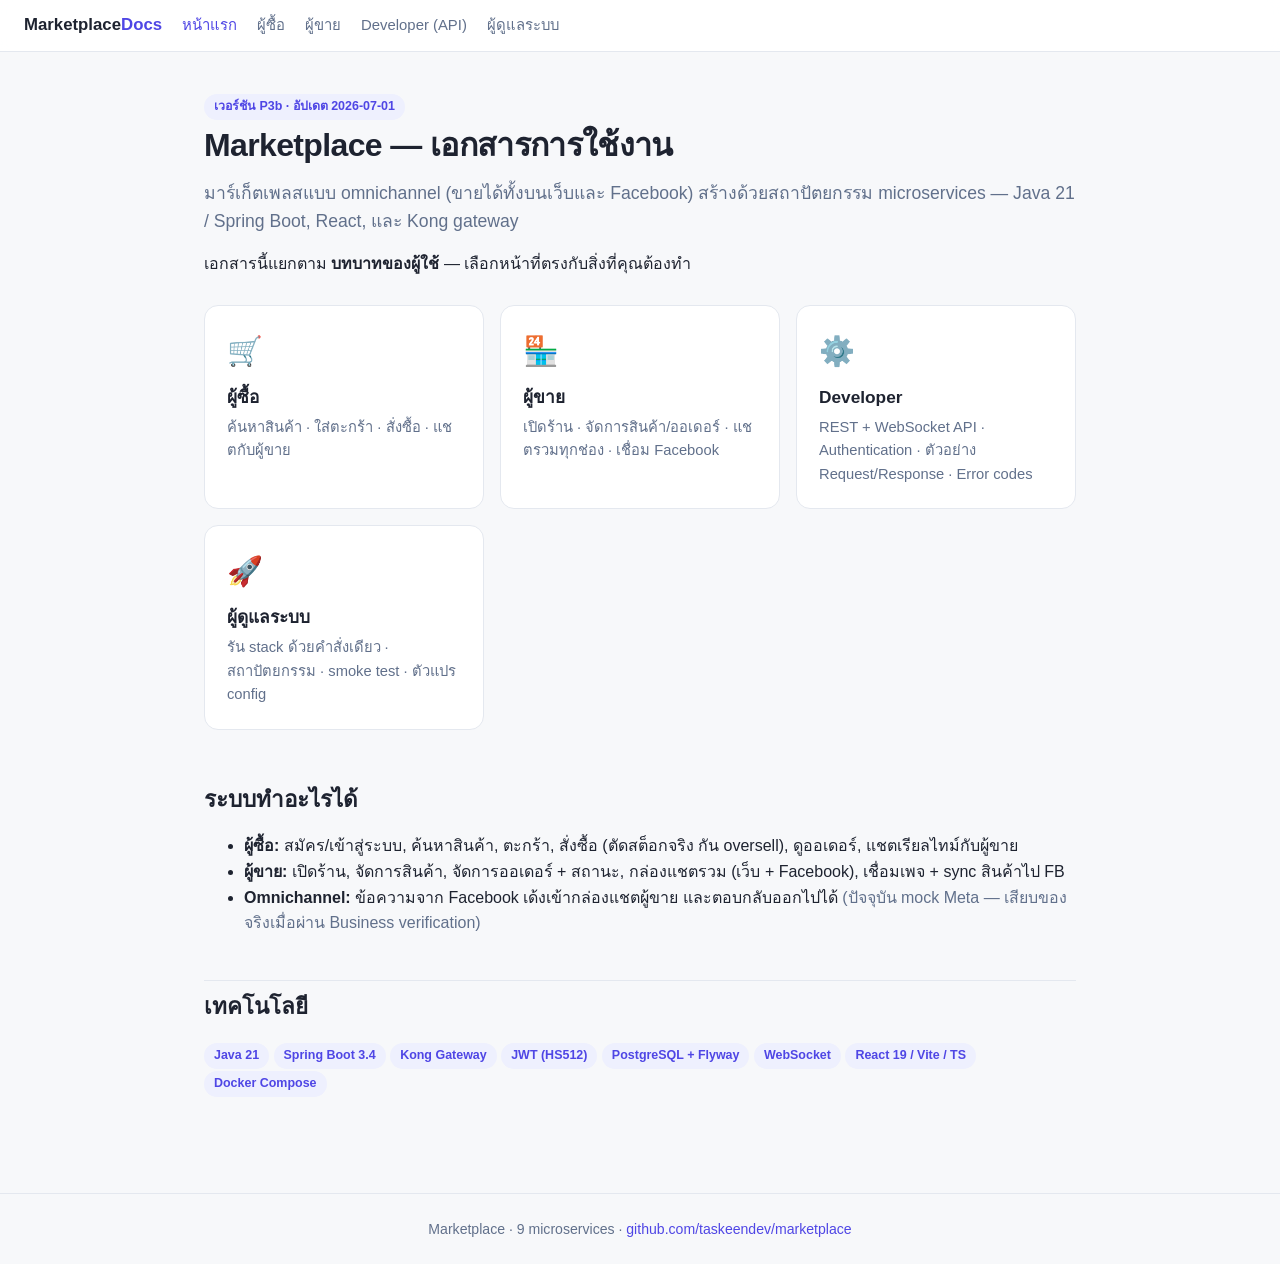
<file: docs/index.html>
<!DOCTYPE html>
<html lang="th">
<head>
<meta charset="UTF-8">
<meta name="viewport" content="width=device-width, initial-scale=1.0">
<title>Marketplace — Documentation</title>
<link rel="stylesheet" href="style.css">
</head>
<body>
<nav class="nav">
  <span class="brand">Marketplace<span>Docs</span></span>
  <a class="link active" href="index.html">หน้าแรก</a>
  <a class="link" href="buyer.html">ผู้ซื้อ</a>
  <a class="link" href="seller.html">ผู้ขาย</a>
  <a class="link" href="developer.html">Developer (API)</a>
  <a class="link" href="operations.html">ผู้ดูแลระบบ</a>
</nav>

<div class="wrap">
  <span class="pill">เวอร์ชัน P3b · อัปเดต 2026-07-01</span>
  <h1>Marketplace — เอกสารการใช้งาน</h1>
  <p class="lead">มาร์เก็ตเพลสแบบ omnichannel (ขายได้ทั้งบนเว็บและ Facebook) สร้างด้วยสถาปัตยกรรม microservices —
  Java&nbsp;21 / Spring&nbsp;Boot, React, และ Kong gateway</p>

  <p>เอกสารนี้แยกตาม <b>บทบาทของผู้ใช้</b> — เลือกหน้าที่ตรงกับสิ่งที่คุณต้องทำ</p>

  <div class="roles">
    <a class="role" href="buyer.html">
      <div class="ico">🛒</div>
      <h3>ผู้ซื้อ</h3>
      <p>ค้นหาสินค้า · ใส่ตะกร้า · สั่งซื้อ · แชตกับผู้ขาย</p>
    </a>
    <a class="role" href="seller.html">
      <div class="ico">🏪</div>
      <h3>ผู้ขาย</h3>
      <p>เปิดร้าน · จัดการสินค้า/ออเดอร์ · แชตรวมทุกช่อง · เชื่อม Facebook</p>
    </a>
    <a class="role" href="developer.html">
      <div class="ico">⚙️</div>
      <h3>Developer</h3>
      <p>REST + WebSocket API · Authentication · ตัวอย่าง Request/Response · Error codes</p>
    </a>
    <a class="role" href="operations.html">
      <div class="ico">🚀</div>
      <h3>ผู้ดูแลระบบ</h3>
      <p>รัน stack ด้วยคำสั่งเดียว · สถาปัตยกรรม · smoke test · ตัวแปร config</p>
    </a>
  </div>

  <h2>ระบบทำอะไรได้</h2>
  <ul>
    <li><b>ผู้ซื้อ:</b> สมัคร/เข้าสู่ระบบ, ค้นหาสินค้า, ตะกร้า, สั่งซื้อ (ตัดสต็อกจริง กัน oversell), ดูออเดอร์, แชตเรียลไทม์กับผู้ขาย</li>
    <li><b>ผู้ขาย:</b> เปิดร้าน, จัดการสินค้า, จัดการออเดอร์ + สถานะ, กล่องแชตรวม (เว็บ + Facebook), เชื่อมเพจ + sync สินค้าไป FB</li>
    <li><b>Omnichannel:</b> ข้อความจาก Facebook เด้งเข้ากล่องแชตผู้ขาย และตอบกลับออกไปได้ <span class="muted">(ปัจจุบัน mock Meta — เสียบของจริงเมื่อผ่าน Business verification)</span></li>
  </ul>

  <h2>เทคโนโลยี</h2>
  <p>
    <span class="pill">Java 21</span> <span class="pill">Spring Boot 3.4</span> <span class="pill">Kong Gateway</span>
    <span class="pill">JWT (HS512)</span> <span class="pill">PostgreSQL + Flyway</span> <span class="pill">WebSocket</span>
    <span class="pill">React 19 / Vite / TS</span> <span class="pill">Docker Compose</span>
  </p>
</div>

<footer>
  Marketplace · 9 microservices · <a href="https://github.com/taskeendev/marketplace">github.com/taskeendev/marketplace</a>
</footer>
</body>
</html>
</file>
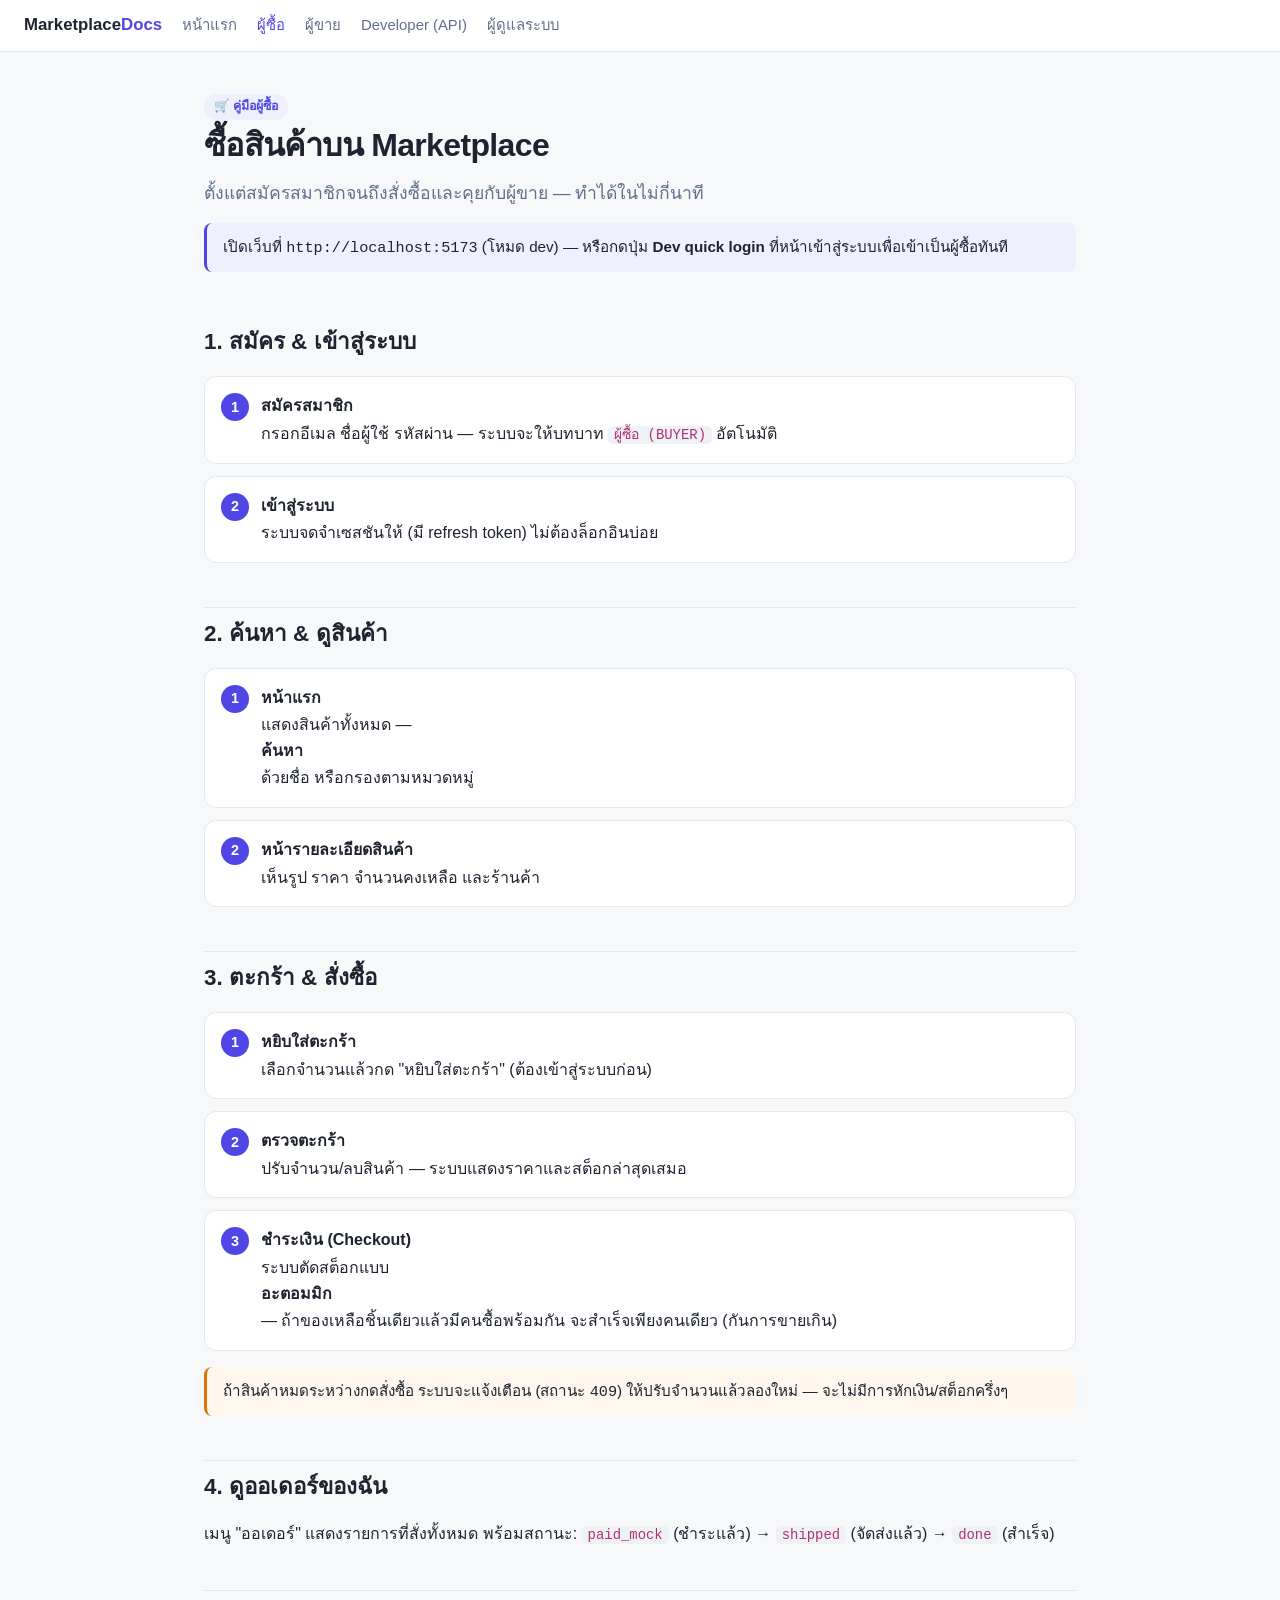
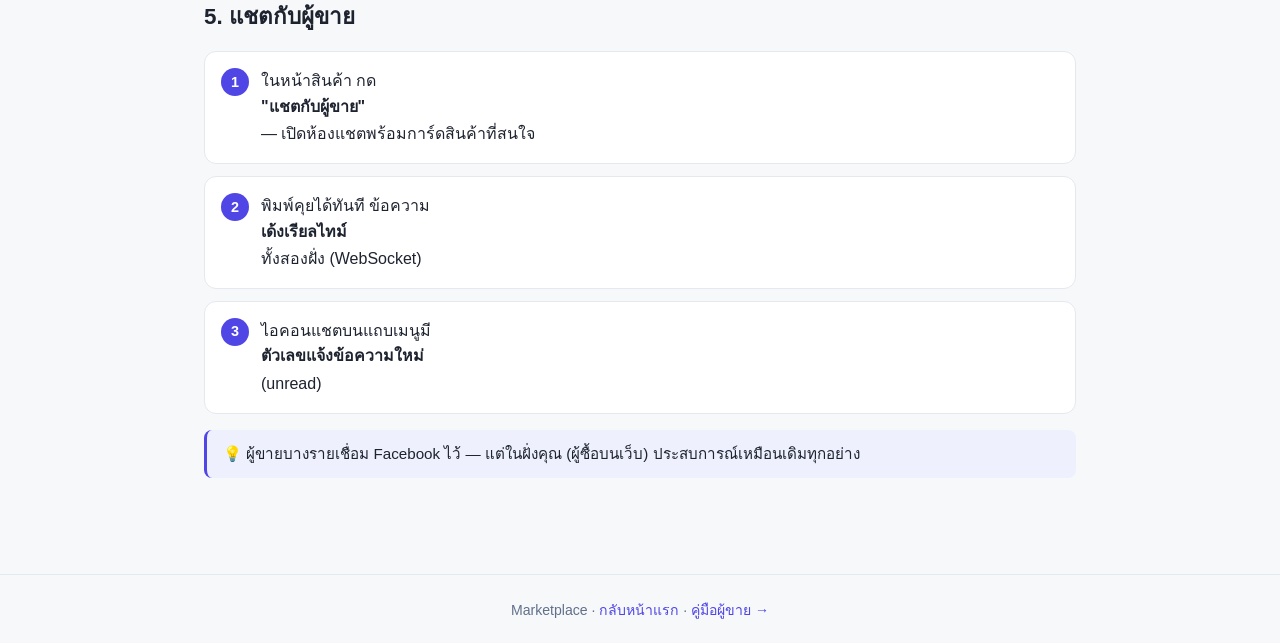
<file: docs/buyer.html>
<!DOCTYPE html>
<html lang="th">
<head>
<meta charset="UTF-8">
<meta name="viewport" content="width=device-width, initial-scale=1.0">
<title>คู่มือผู้ซื้อ — Marketplace</title>
<link rel="stylesheet" href="style.css">
</head>
<body>
<nav class="nav">
  <span class="brand">Marketplace<span>Docs</span></span>
  <a class="link" href="index.html">หน้าแรก</a>
  <a class="link active" href="buyer.html">ผู้ซื้อ</a>
  <a class="link" href="seller.html">ผู้ขาย</a>
  <a class="link" href="developer.html">Developer (API)</a>
  <a class="link" href="operations.html">ผู้ดูแลระบบ</a>
</nav>

<div class="wrap">
  <span class="pill">🛒 คู่มือผู้ซื้อ</span>
  <h1>ซื้อสินค้าบน Marketplace</h1>
  <p class="lead">ตั้งแต่สมัครสมาชิกจนถึงสั่งซื้อและคุยกับผู้ขาย — ทำได้ในไม่กี่นาที</p>

  <div class="note">เปิดเว็บที่ <code>http://localhost:5173</code> (โหมด dev) — หรือกดปุ่ม <b>Dev quick login</b> ที่หน้าเข้าสู่ระบบเพื่อเข้าเป็นผู้ซื้อทันที</div>

  <h2>1. สมัคร & เข้าสู่ระบบ</h2>
  <ol class="steps">
    <li><b>สมัครสมาชิก</b> กรอกอีเมล ชื่อผู้ใช้ รหัสผ่าน — ระบบจะให้บทบาท <code>ผู้ซื้อ (BUYER)</code> อัตโนมัติ</li>
    <li><b>เข้าสู่ระบบ</b> ระบบจดจำเซสชันให้ (มี refresh token) ไม่ต้องล็อกอินบ่อย</li>
  </ol>

  <h2>2. ค้นหา & ดูสินค้า</h2>
  <ol class="steps">
    <li><b>หน้าแรก</b> แสดงสินค้าทั้งหมด — <b>ค้นหา</b>ด้วยชื่อ หรือกรองตามหมวดหมู่</li>
    <li><b>หน้ารายละเอียดสินค้า</b> เห็นรูป ราคา จำนวนคงเหลือ และร้านค้า</li>
  </ol>

  <h2>3. ตะกร้า & สั่งซื้อ</h2>
  <ol class="steps">
    <li><b>หยิบใส่ตะกร้า</b> เลือกจำนวนแล้วกด "หยิบใส่ตะกร้า" (ต้องเข้าสู่ระบบก่อน)</li>
    <li><b>ตรวจตะกร้า</b> ปรับจำนวน/ลบสินค้า — ระบบแสดงราคาและสต็อกล่าสุดเสมอ</li>
    <li><b>ชำระเงิน (Checkout)</b> ระบบตัดสต็อกแบบ <b>อะตอมมิก</b> — ถ้าของเหลือชิ้นเดียวแล้วมีคนซื้อพร้อมกัน จะสำเร็จเพียงคนเดียว (กันการขายเกิน)</li>
  </ol>
  <div class="note warn">ถ้าสินค้าหมดระหว่างกดสั่งซื้อ ระบบจะแจ้งเตือน (สถานะ <code>409</code>) ให้ปรับจำนวนแล้วลองใหม่ — จะไม่มีการหักเงิน/สต็อกครึ่งๆ</div>

  <h2>4. ดูออเดอร์ของฉัน</h2>
  <p>เมนู "ออเดอร์" แสดงรายการที่สั่งทั้งหมด พร้อมสถานะ: <code>paid_mock</code> (ชำระแล้ว) → <code>shipped</code> (จัดส่งแล้ว) → <code>done</code> (สำเร็จ)</p>

  <h2>5. แชตกับผู้ขาย</h2>
  <ol class="steps">
    <li>ในหน้าสินค้า กด <b>"แชตกับผู้ขาย"</b> — เปิดห้องแชตพร้อมการ์ดสินค้าที่สนใจ</li>
    <li>พิมพ์คุยได้ทันที ข้อความ <b>เด้งเรียลไทม์</b> ทั้งสองฝั่ง (WebSocket)</li>
    <li>ไอคอนแชตบนแถบเมนูมี <b>ตัวเลขแจ้งข้อความใหม่</b> (unread)</li>
  </ol>

  <div class="note">💡 ผู้ขายบางรายเชื่อม Facebook ไว้ — แต่ในฝั่งคุณ (ผู้ซื้อบนเว็บ) ประสบการณ์เหมือนเดิมทุกอย่าง</div>
</div>

<footer>Marketplace · <a href="index.html">กลับหน้าแรก</a> · <a href="seller.html">คู่มือผู้ขาย →</a></footer>
</body>
</html>
</file>
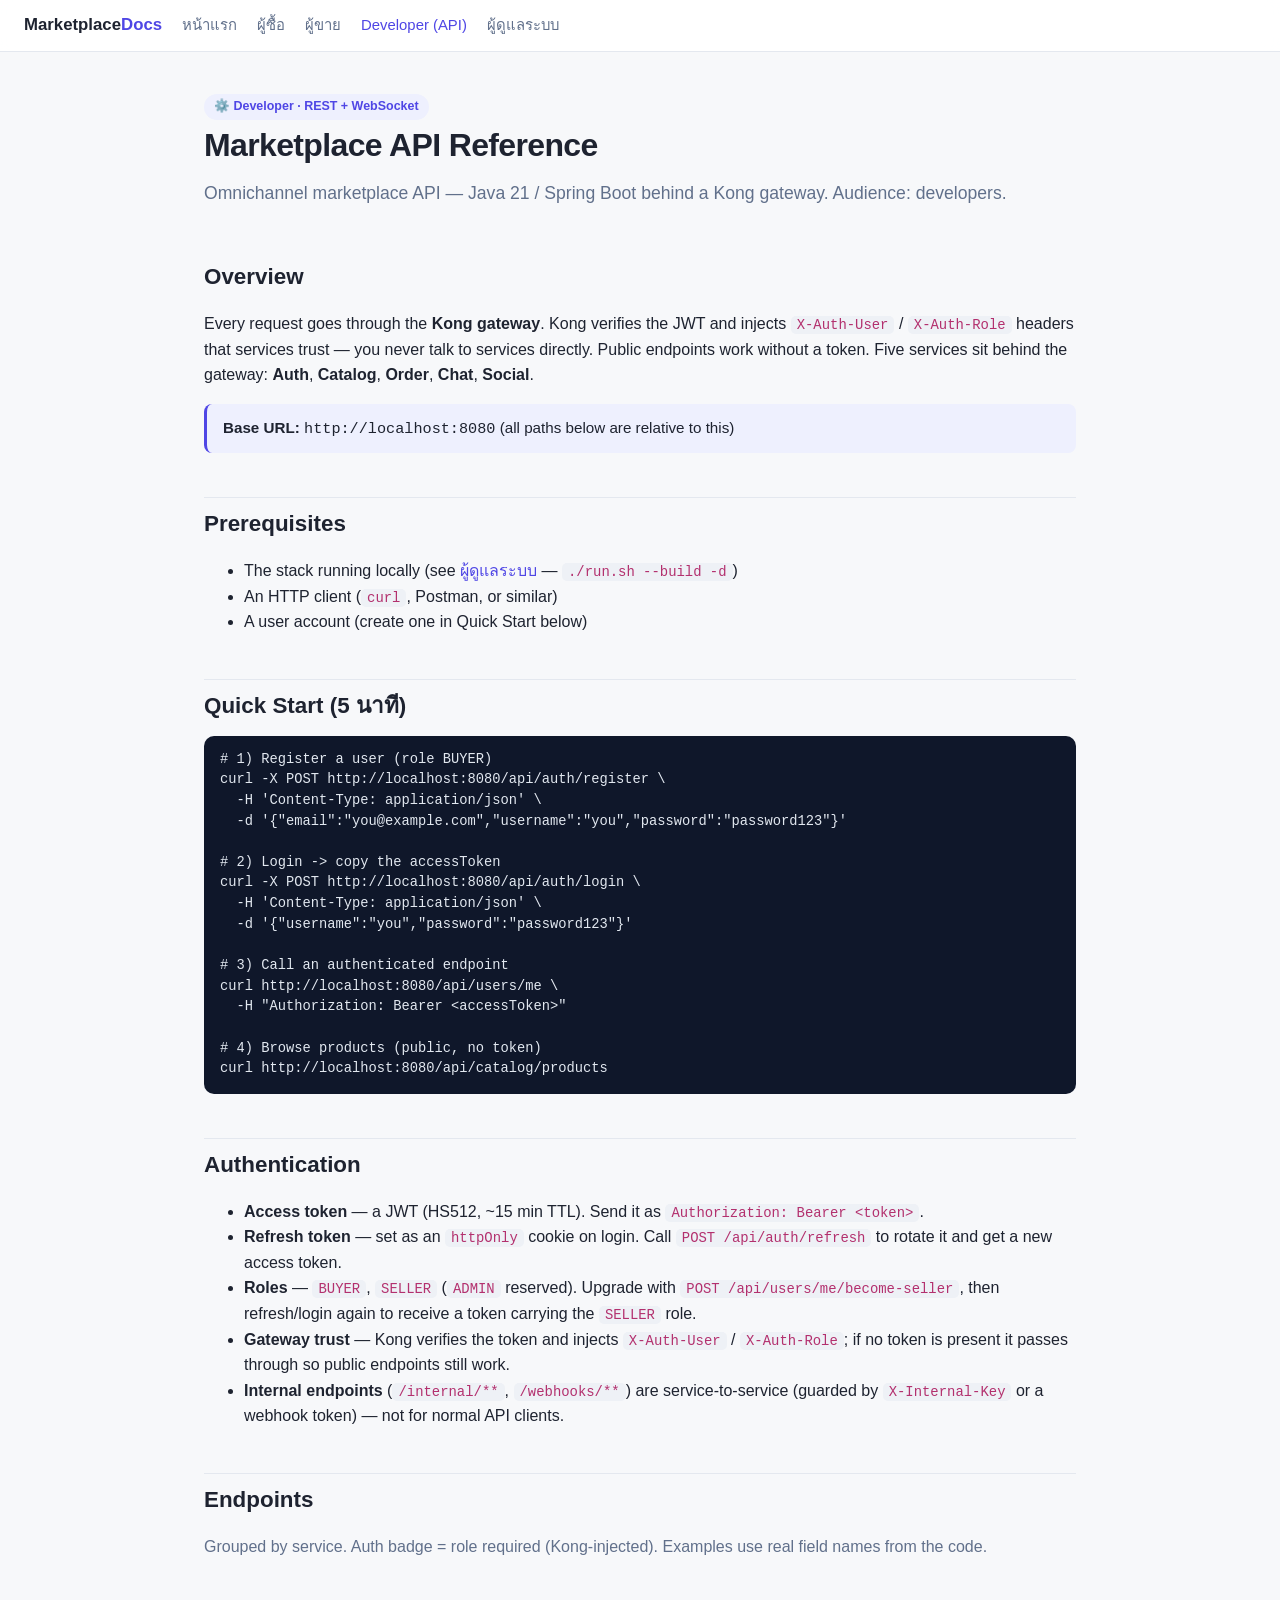
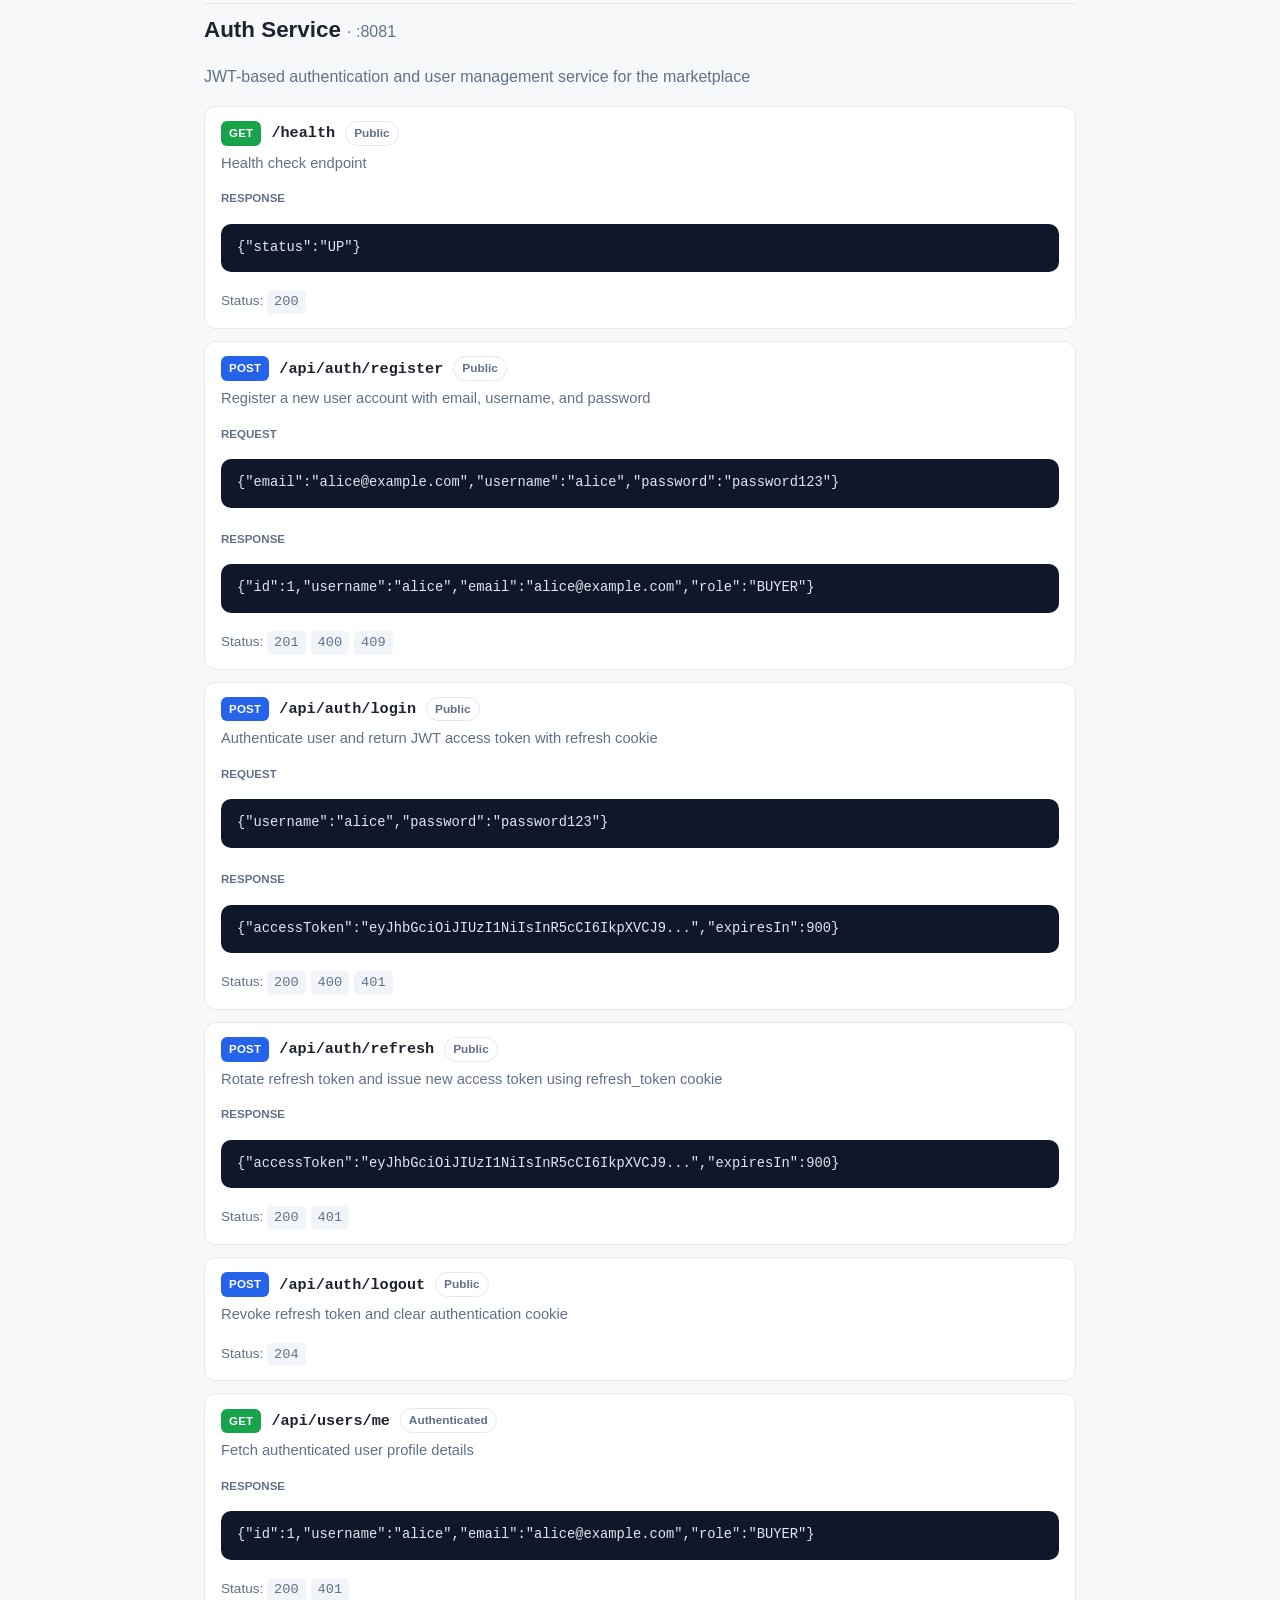
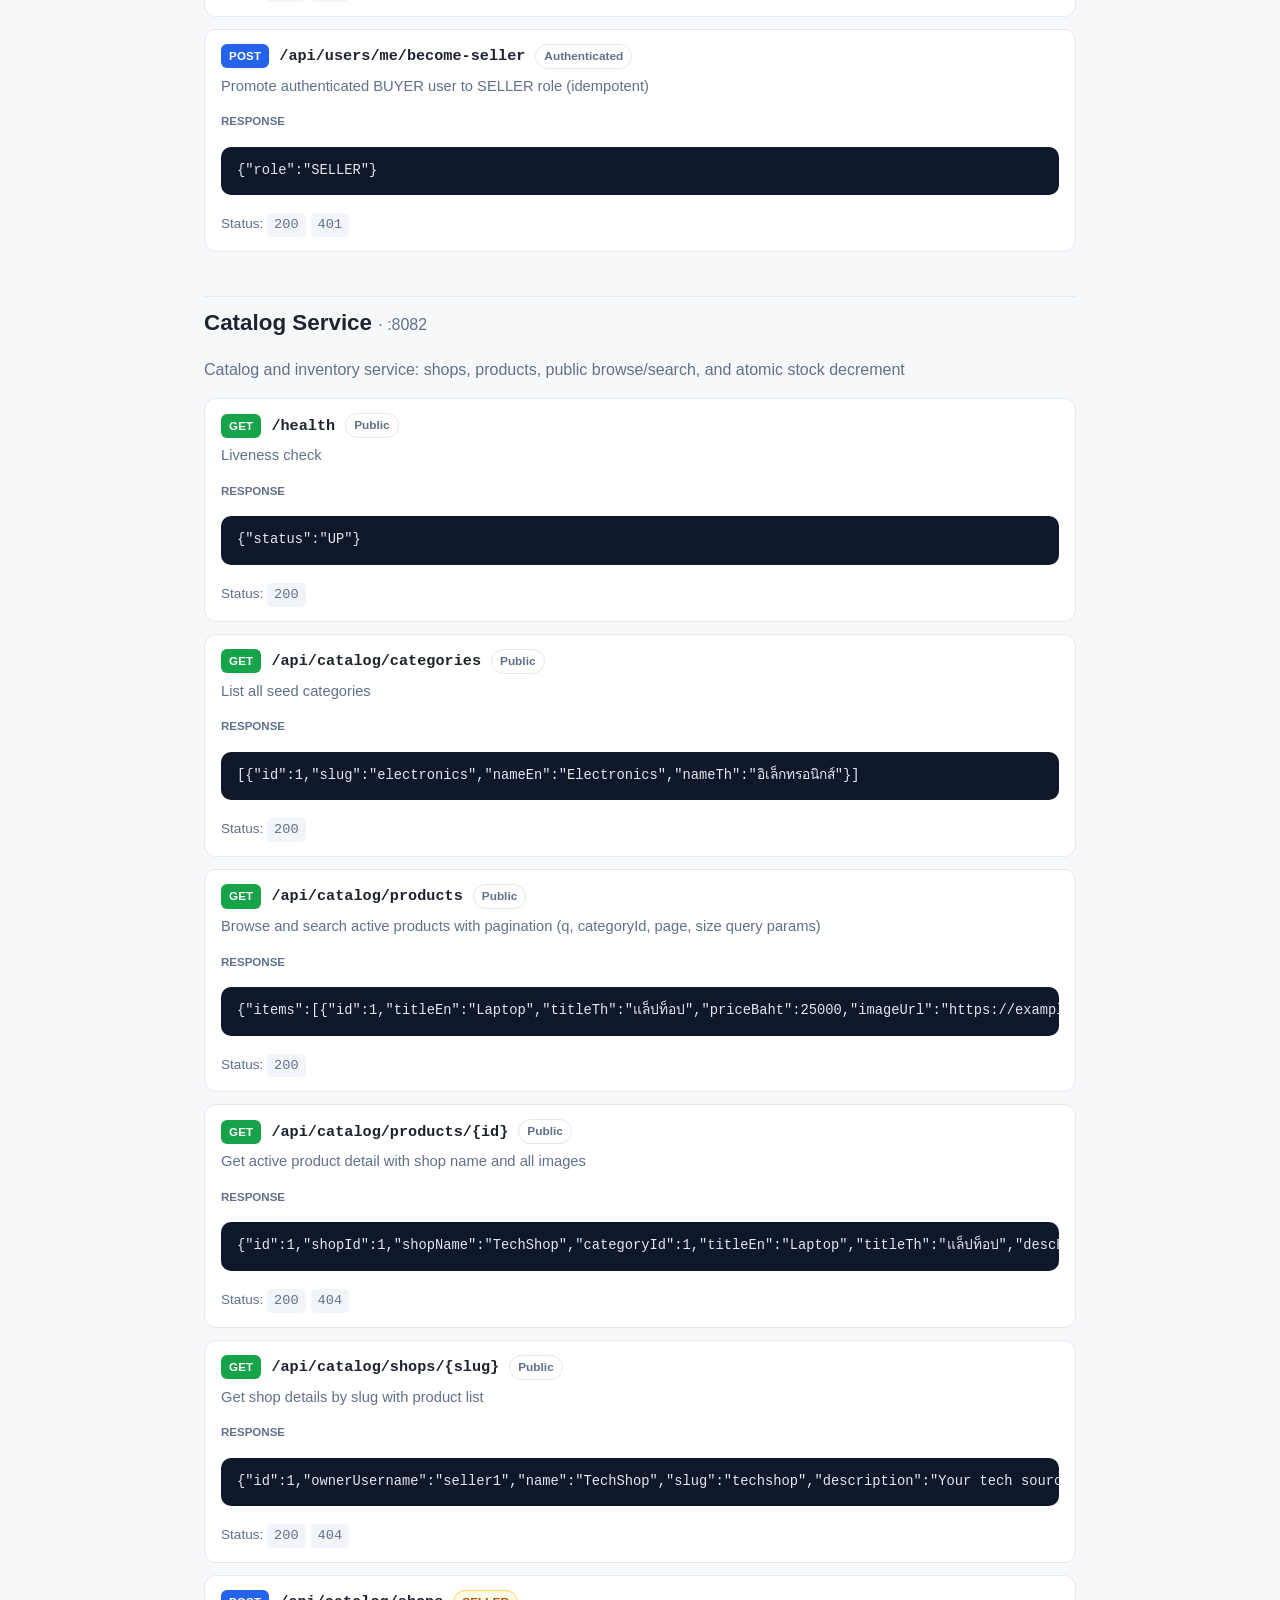
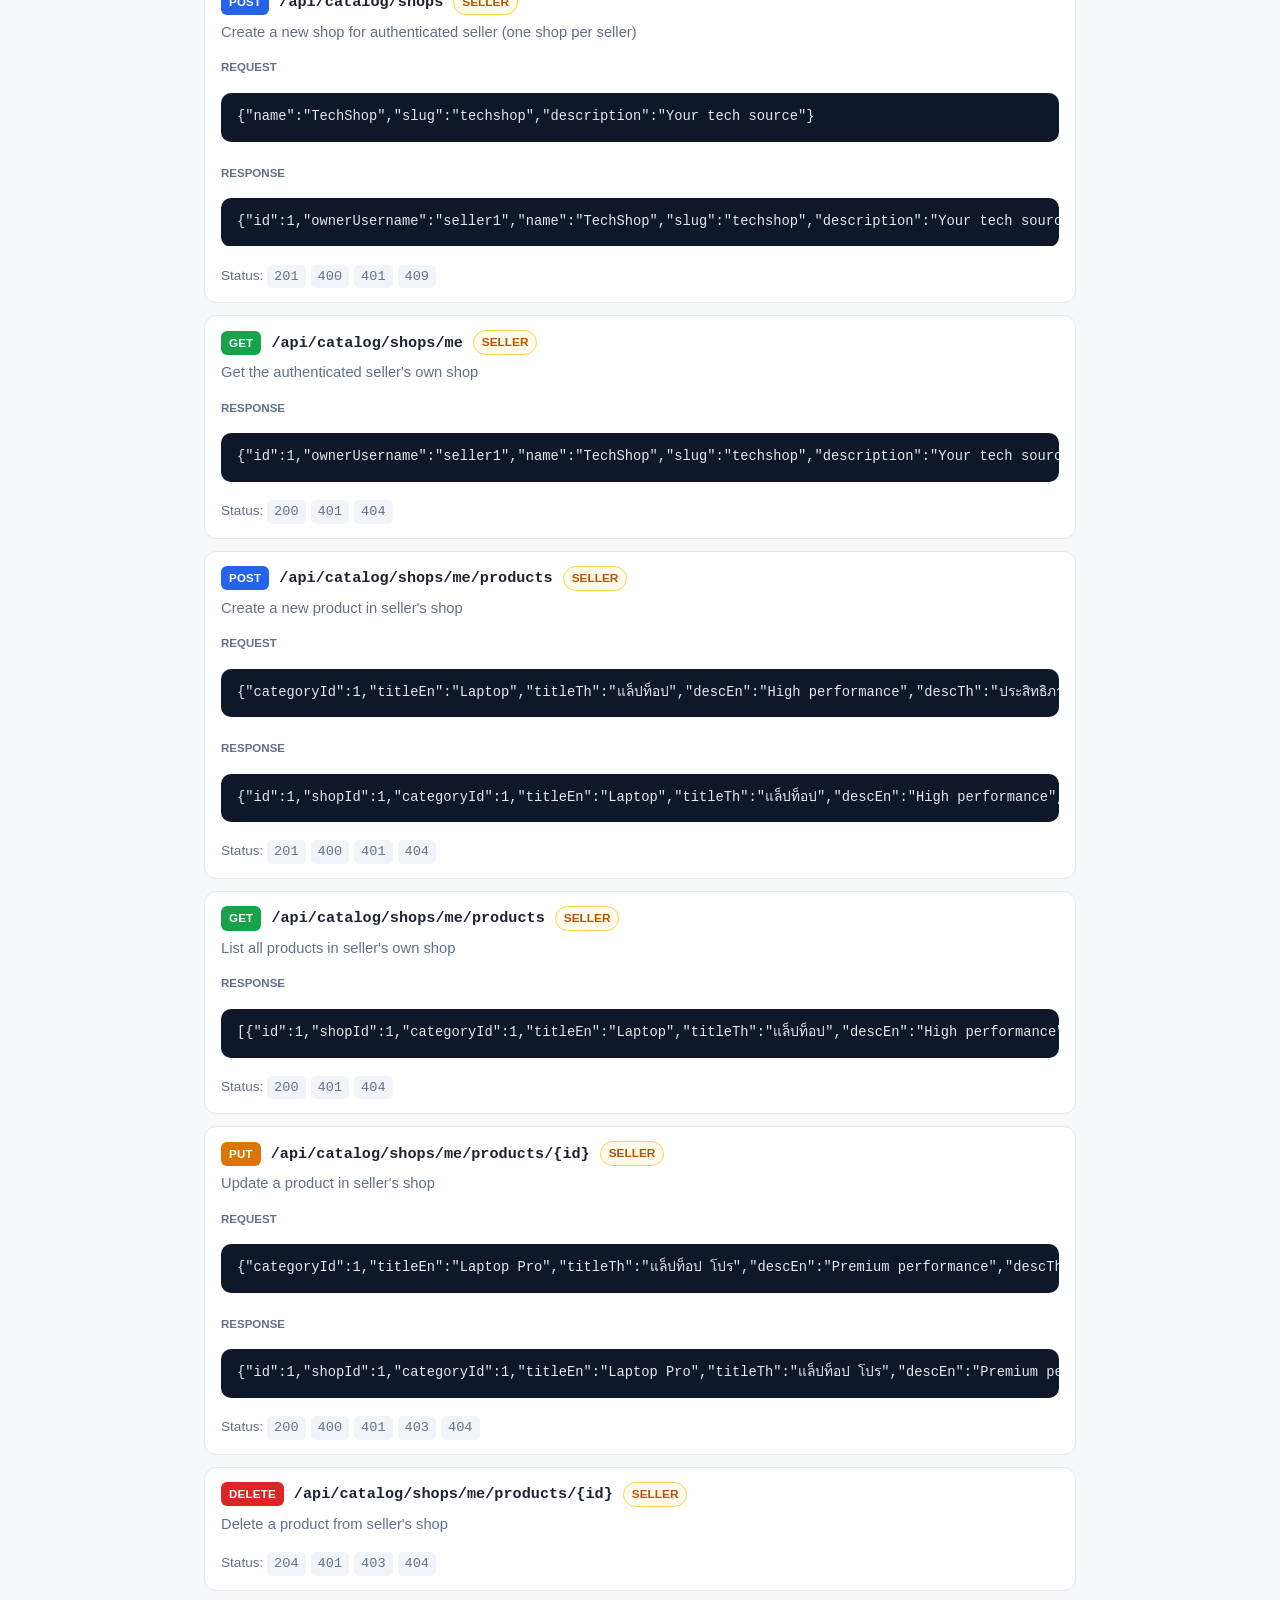
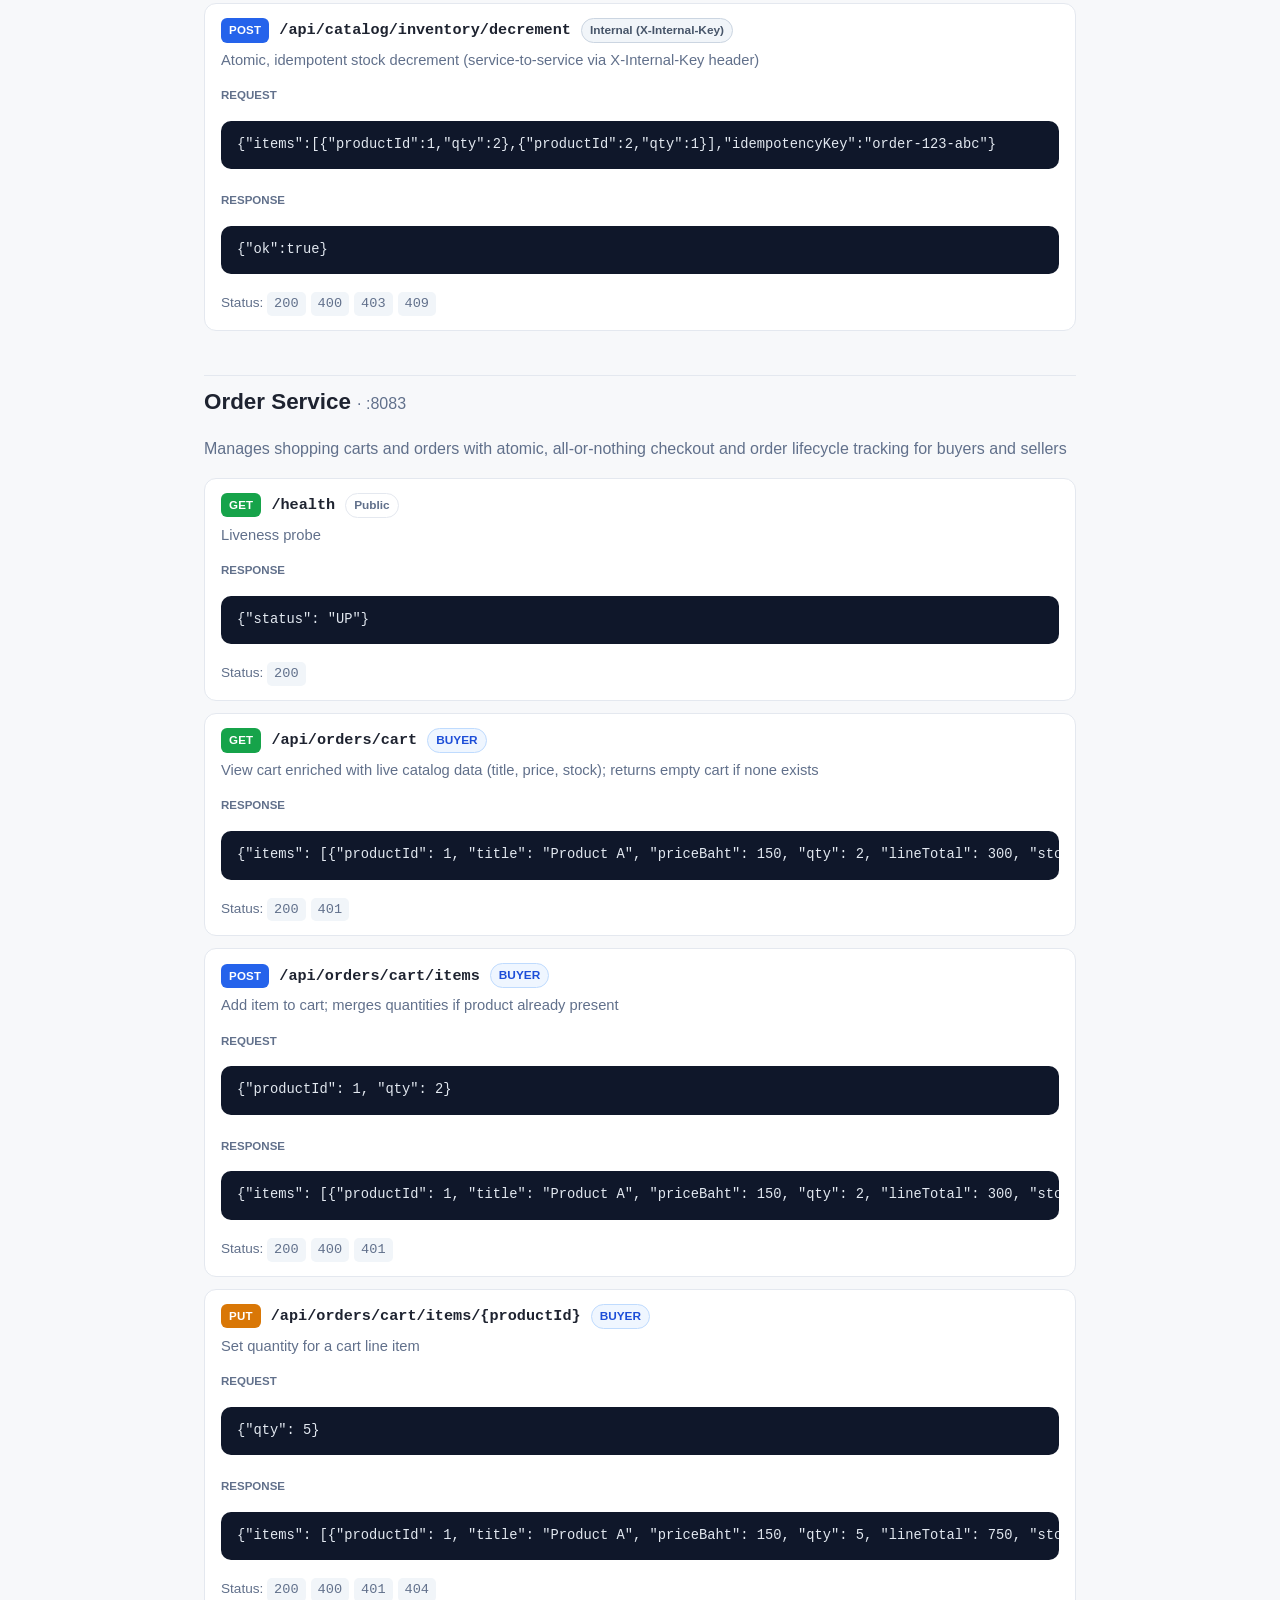
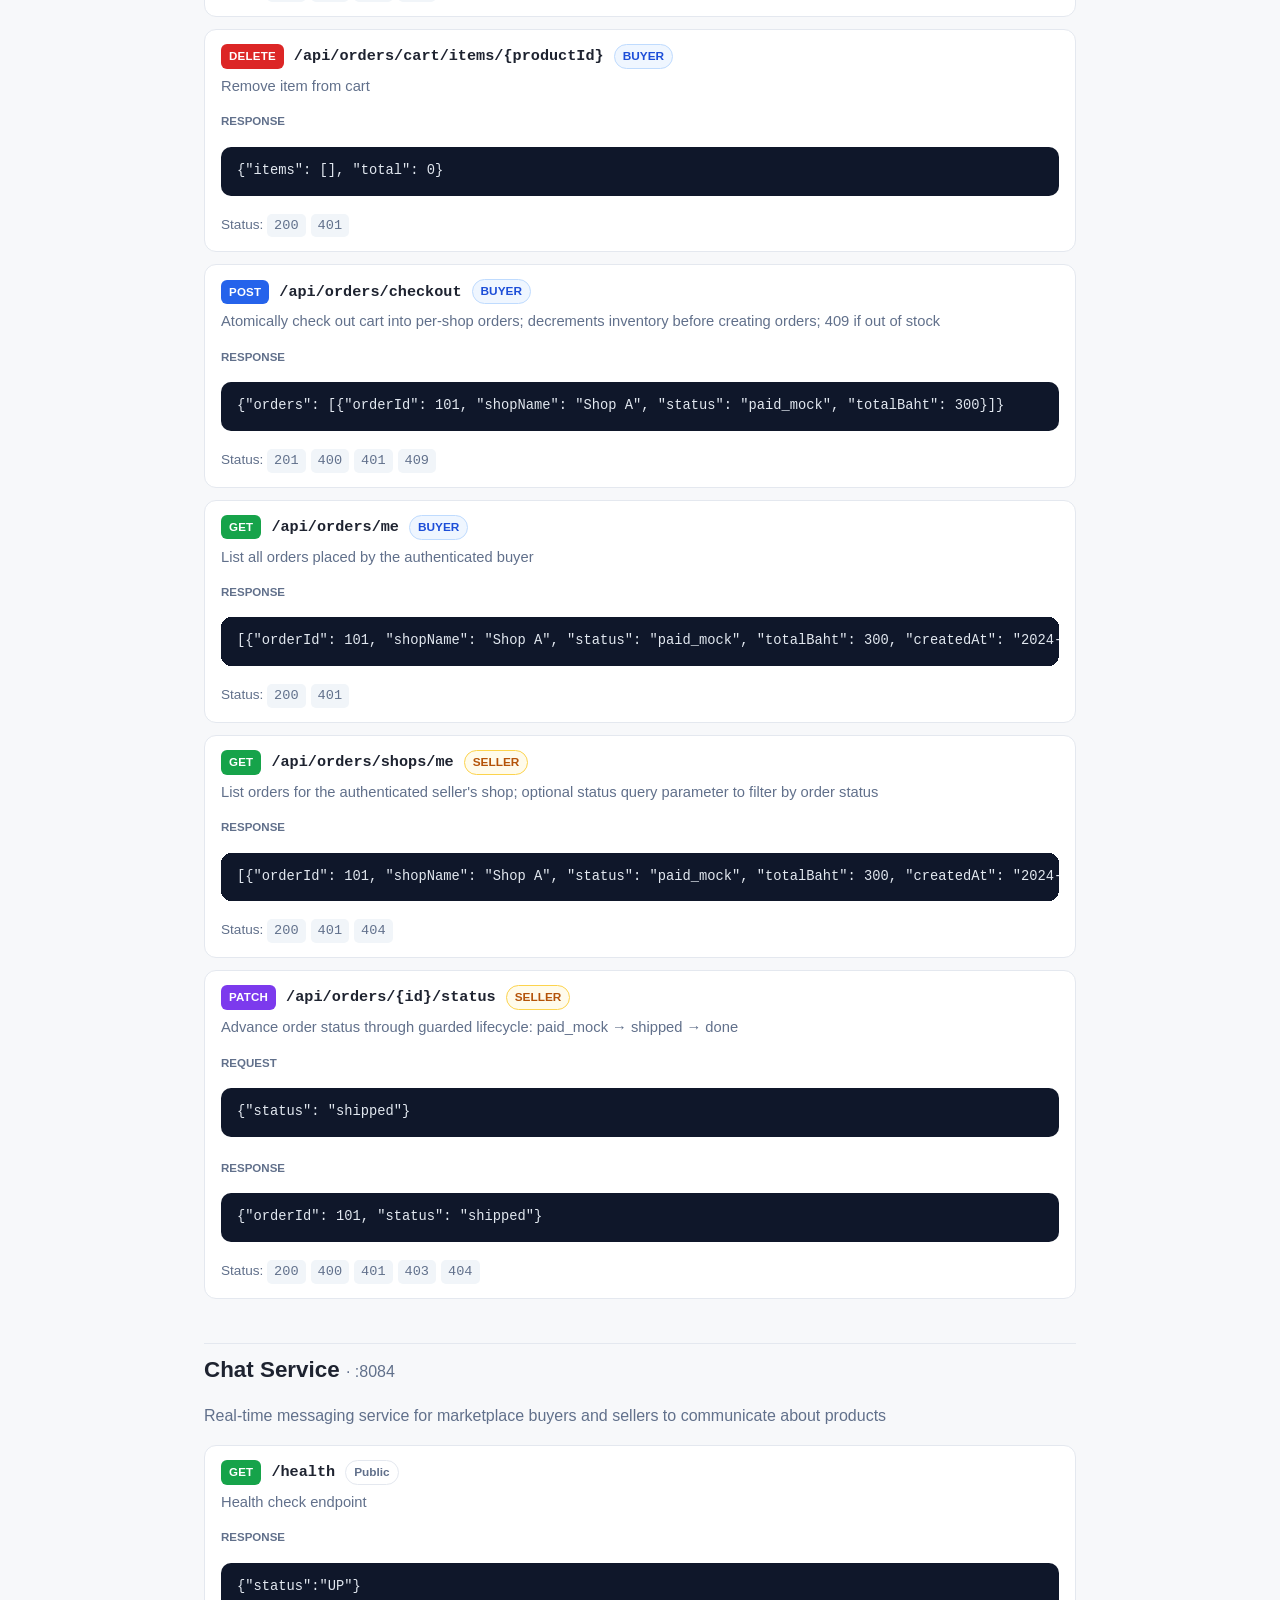
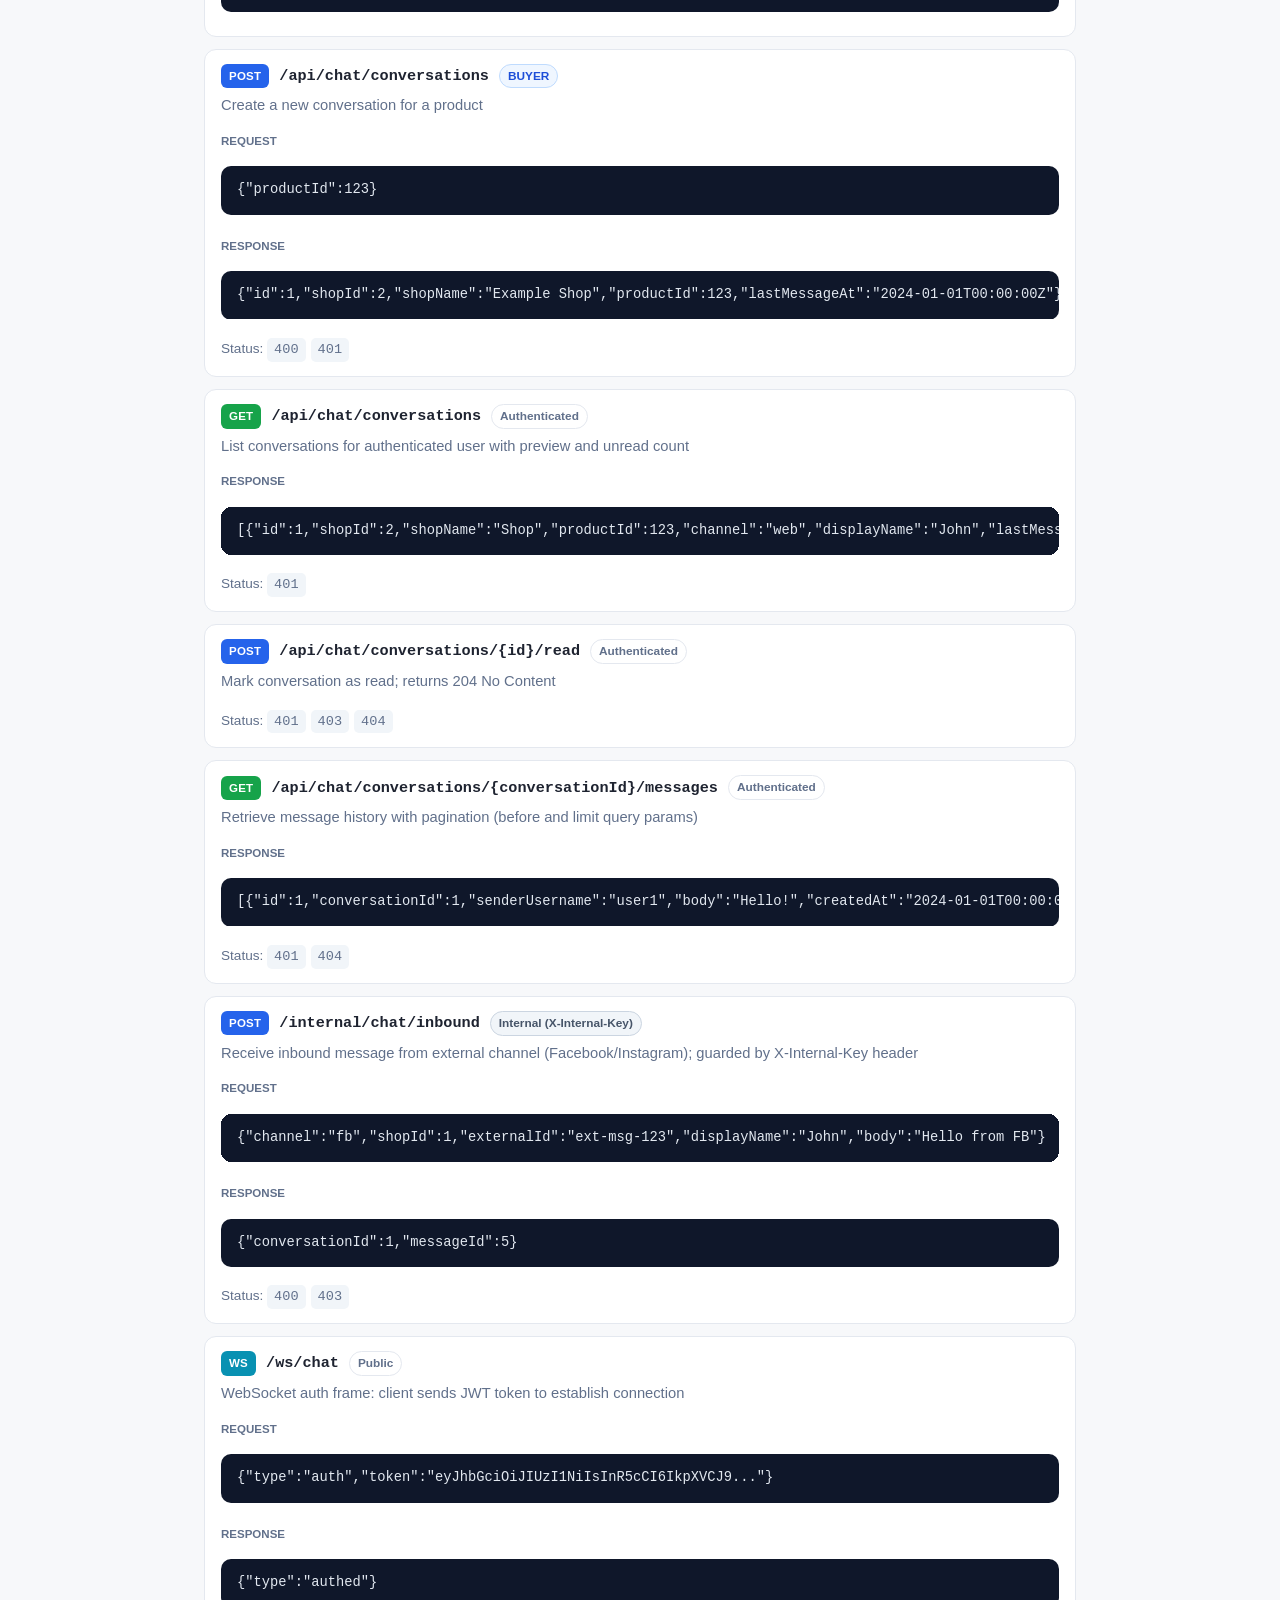
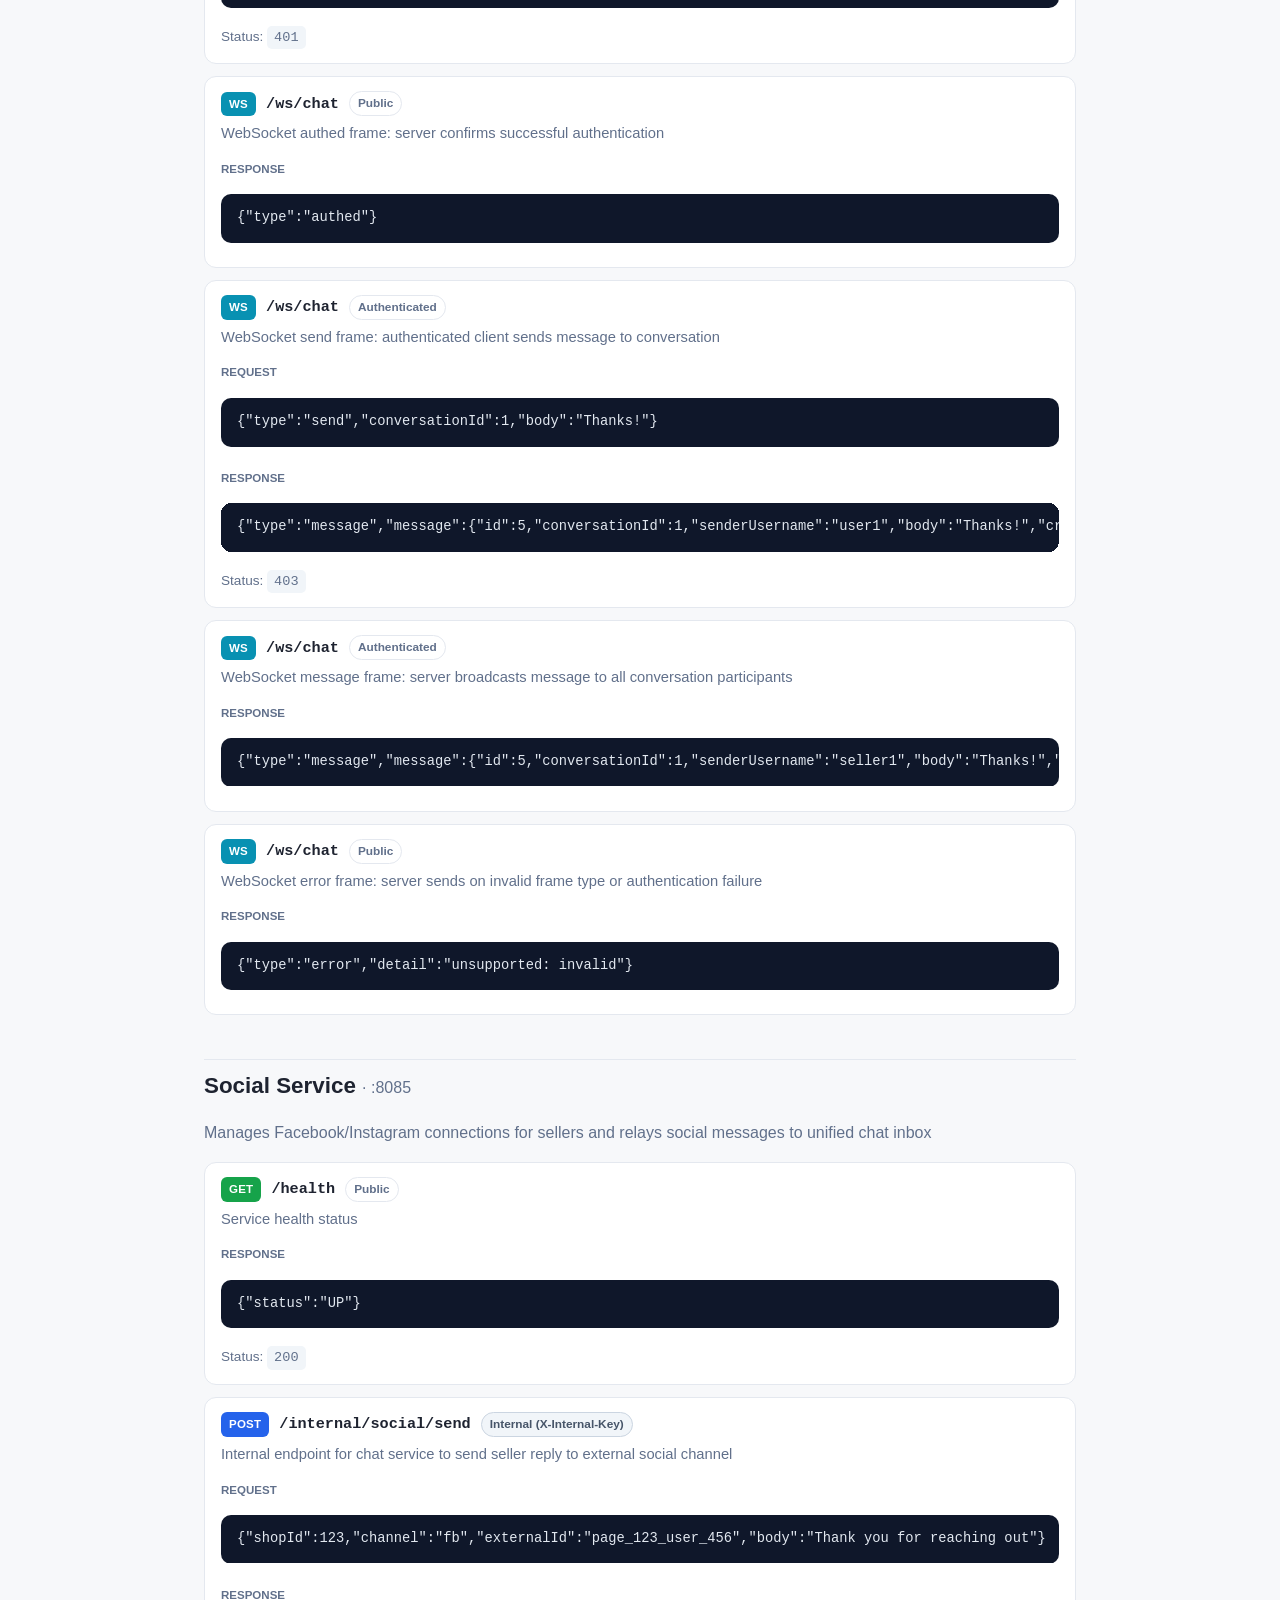
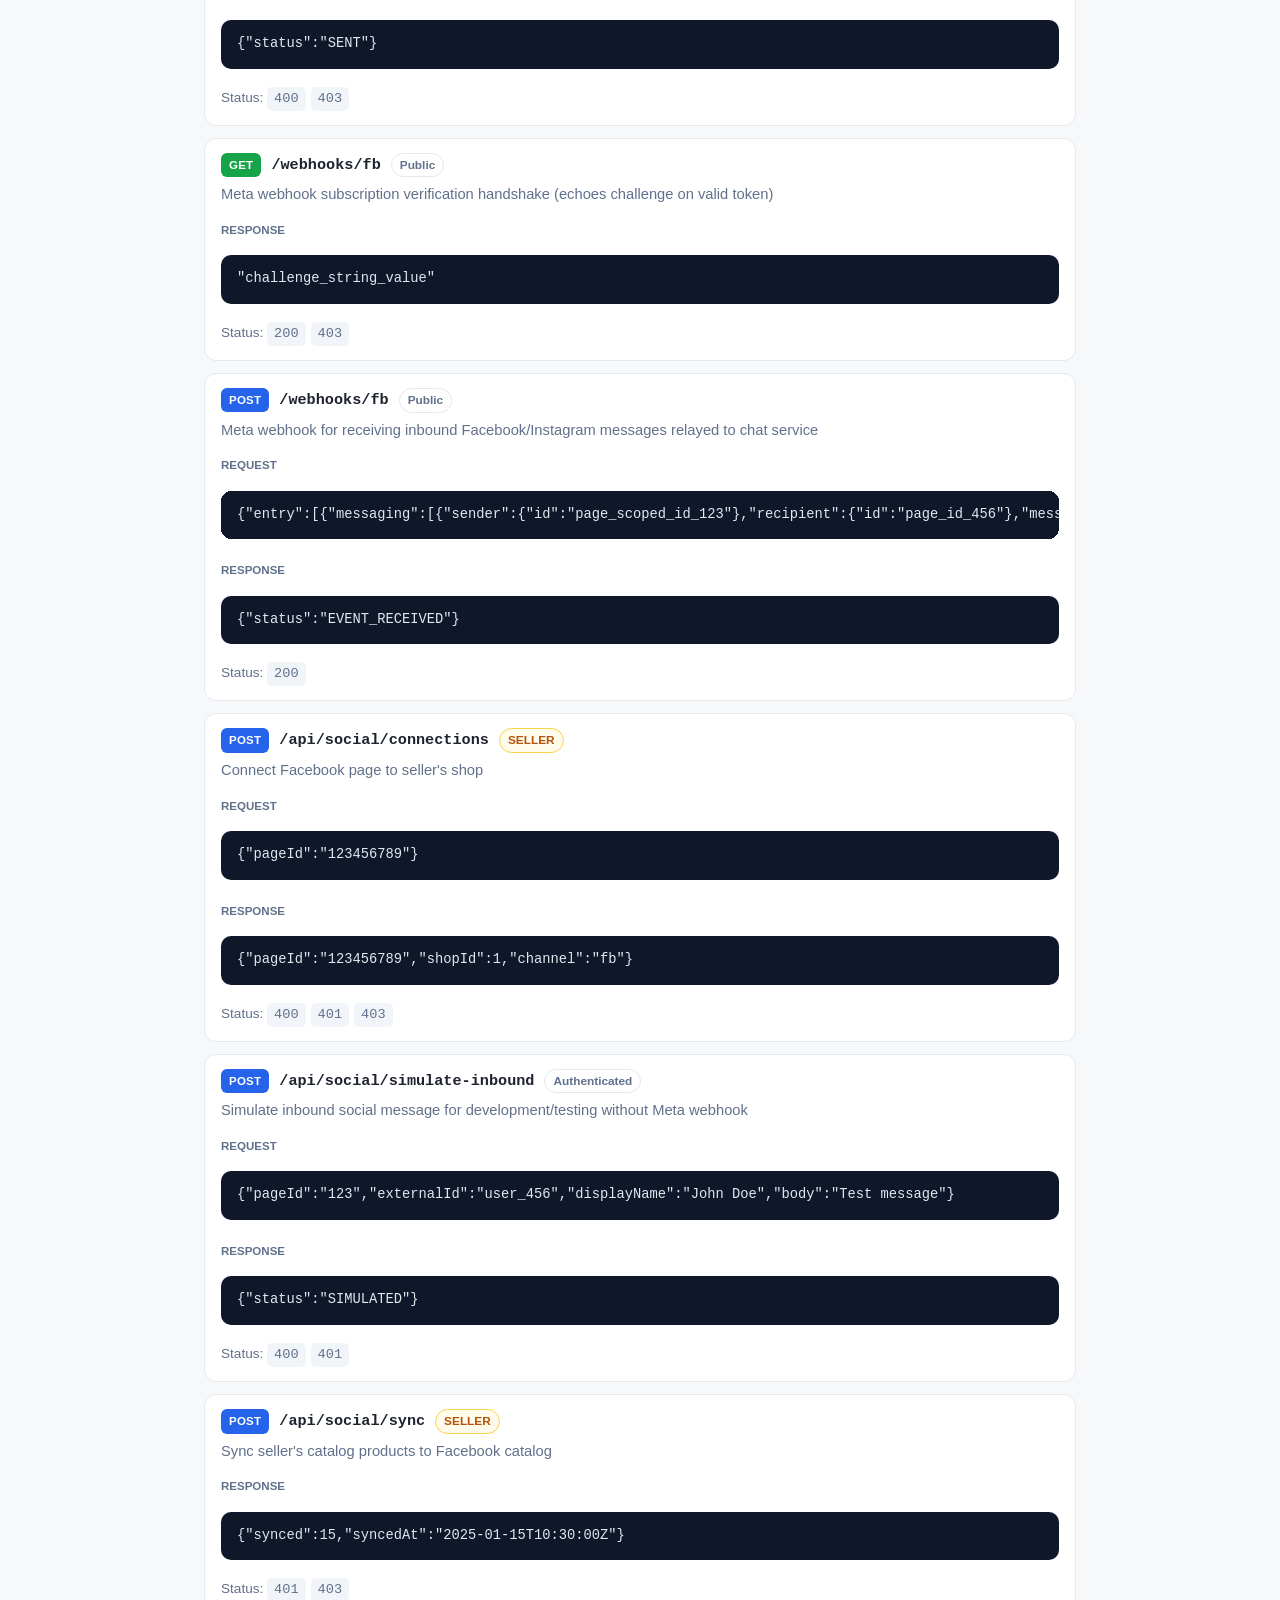
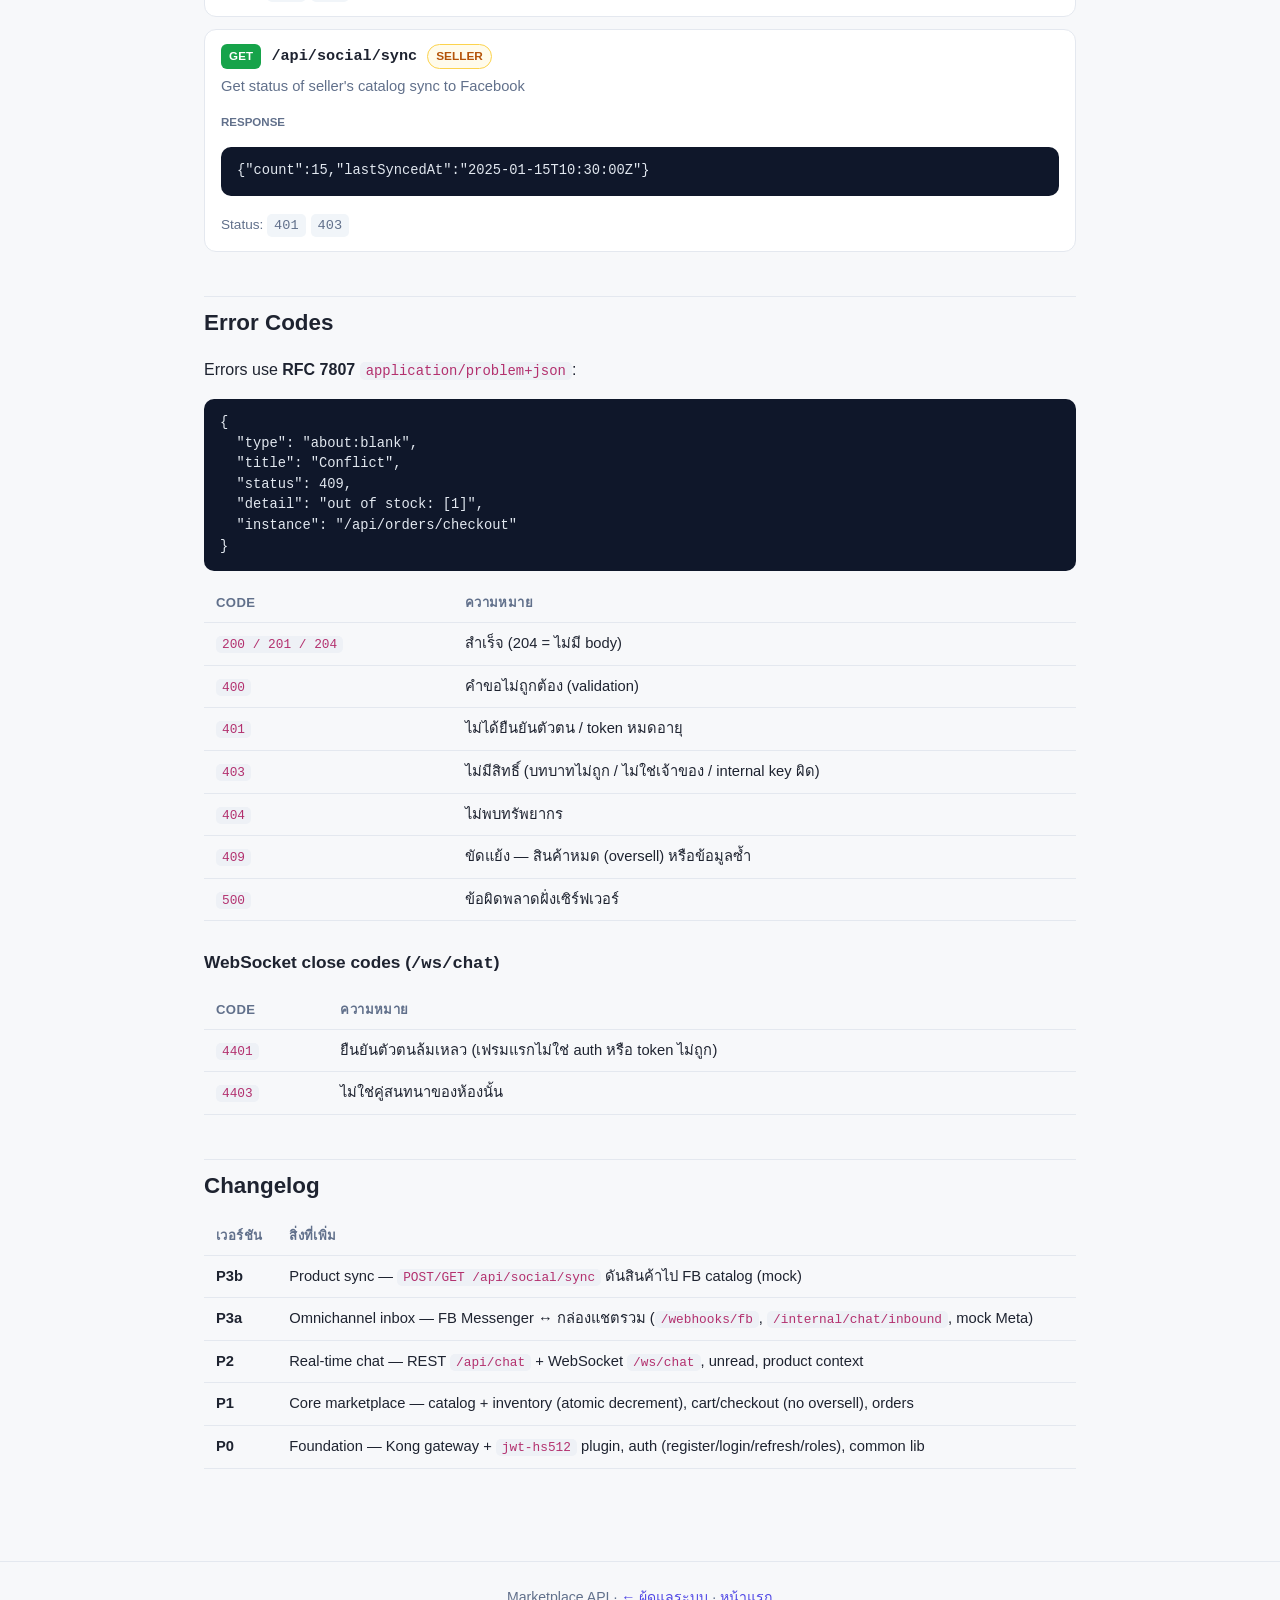
<file: docs/developer.html>
<!DOCTYPE html>
<html lang="en">
<head>
<meta charset="UTF-8">
<meta name="viewport" content="width=device-width, initial-scale=1.0">
<title>Developer API — Marketplace</title>
<link rel="stylesheet" href="style.css">
</head>
<body>
<nav class="nav">
  <span class="brand">Marketplace<span>Docs</span></span>
  <a class="link" href="index.html">หน้าแรก</a>
  <a class="link" href="buyer.html">ผู้ซื้อ</a>
  <a class="link" href="seller.html">ผู้ขาย</a>
  <a class="link active" href="developer.html">Developer (API)</a>
  <a class="link" href="operations.html">ผู้ดูแลระบบ</a>
</nav>
<div class="wrap">
  <span class="pill">⚙️ Developer · REST + WebSocket</span>
  <h1>Marketplace API Reference</h1>
  <p class="lead">Omnichannel marketplace API — Java 21 / Spring Boot behind a Kong gateway. Audience: developers.</p>

  <h2 id="overview">Overview</h2>
  <p>Every request goes through the <b>Kong gateway</b>. Kong verifies the JWT and injects <code>X-Auth-User</code> /
  <code>X-Auth-Role</code> headers that services trust — you never talk to services directly. Public endpoints work
  without a token. Five services sit behind the gateway: <b>Auth</b>, <b>Catalog</b>, <b>Order</b>, <b>Chat</b>, <b>Social</b>.</p>
  <div class="note"><b>Base URL:</b> <code>http://localhost:8080</code> (all paths below are relative to this)</div>

  <h2 id="prerequisites">Prerequisites</h2>
  <ul>
    <li>The stack running locally (see <a href="operations.html">ผู้ดูแลระบบ</a> — <code>./run.sh --build -d</code>)</li>
    <li>An HTTP client (<code>curl</code>, Postman, or similar)</li>
    <li>A user account (create one in Quick Start below)</li>
  </ul>

  <h2 id="quickstart">Quick Start (5 นาที)</h2>
  <pre><code># 1) Register a user (role BUYER)
curl -X POST http://localhost:8080/api/auth/register \
  -H 'Content-Type: application/json' \
  -d '{"email":"you@example.com","username":"you","password":"password123"}'

# 2) Login -> copy the accessToken
curl -X POST http://localhost:8080/api/auth/login \
  -H 'Content-Type: application/json' \
  -d '{"username":"you","password":"password123"}'

# 3) Call an authenticated endpoint
curl http://localhost:8080/api/users/me \
  -H "Authorization: Bearer &lt;accessToken&gt;"

# 4) Browse products (public, no token)
curl http://localhost:8080/api/catalog/products</code></pre>

  <h2 id="auth">Authentication</h2>
  <ul>
    <li><b>Access token</b> — a JWT (HS512, ~15 min TTL). Send it as <code>Authorization: Bearer &lt;token&gt;</code>.</li>
    <li><b>Refresh token</b> — set as an <code>httpOnly</code> cookie on login. Call <code>POST /api/auth/refresh</code> to rotate it and get a new access token.</li>
    <li><b>Roles</b> — <code>BUYER</code>, <code>SELLER</code> (<code>ADMIN</code> reserved). Upgrade with <code>POST /api/users/me/become-seller</code>, then refresh/login again to receive a token carrying the <code>SELLER</code> role.</li>
    <li><b>Gateway trust</b> — Kong verifies the token and injects <code>X-Auth-User</code> / <code>X-Auth-Role</code>; if no token is present it passes through so public endpoints still work.</li>
    <li><b>Internal endpoints</b> (<code>/internal/**</code>, <code>/webhooks/**</code>) are service-to-service (guarded by <code>X-Internal-Key</code> or a webhook token) — not for normal API clients.</li>
  </ul>

  <h2 id="endpoints">Endpoints</h2>
  <p class="muted">Grouped by service. Auth badge = role required (Kong-injected). Examples use real field names from the code.</p>
<h2 id="auth">Auth Service <span class="muted" style="font-weight:400;font-size:1rem">· :8081</span></h2>
<p class="muted">JWT-based authentication and user management service for the marketplace</p>
<div class="ep">
<div class="ep-head">
<span class="badge m-get">GET</span>
<span class="ep-path">/health</span>
<span class="auth">Public</span>
</div>
<p class="ep-sum">Health check endpoint</p>
<div class="io">
<div class="lbl">Response</div>
<pre><code>{&quot;status&quot;:&quot;UP&quot;}</code></pre>
</div>
<div class="errs">Status: <span class="code">200</span></div>
</div>
<div class="ep">
<div class="ep-head">
<span class="badge m-post">POST</span>
<span class="ep-path">/api/auth/register</span>
<span class="auth">Public</span>
</div>
<p class="ep-sum">Register a new user account with email, username, and password</p>
<div class="io">
<div class="lbl">Request</div>
<pre><code>{&quot;email&quot;:&quot;alice@example.com&quot;,&quot;username&quot;:&quot;alice&quot;,&quot;password&quot;:&quot;password123&quot;}</code></pre>
<div class="lbl">Response</div>
<pre><code>{&quot;id&quot;:1,&quot;username&quot;:&quot;alice&quot;,&quot;email&quot;:&quot;alice@example.com&quot;,&quot;role&quot;:&quot;BUYER&quot;}</code></pre>
</div>
<div class="errs">Status: <span class="code">201</span><span class="code">400</span><span class="code">409</span></div>
</div>
<div class="ep">
<div class="ep-head">
<span class="badge m-post">POST</span>
<span class="ep-path">/api/auth/login</span>
<span class="auth">Public</span>
</div>
<p class="ep-sum">Authenticate user and return JWT access token with refresh cookie</p>
<div class="io">
<div class="lbl">Request</div>
<pre><code>{&quot;username&quot;:&quot;alice&quot;,&quot;password&quot;:&quot;password123&quot;}</code></pre>
<div class="lbl">Response</div>
<pre><code>{&quot;accessToken&quot;:&quot;eyJhbGciOiJIUzI1NiIsInR5cCI6IkpXVCJ9...&quot;,&quot;expiresIn&quot;:900}</code></pre>
</div>
<div class="errs">Status: <span class="code">200</span><span class="code">400</span><span class="code">401</span></div>
</div>
<div class="ep">
<div class="ep-head">
<span class="badge m-post">POST</span>
<span class="ep-path">/api/auth/refresh</span>
<span class="auth">Public</span>
</div>
<p class="ep-sum">Rotate refresh token and issue new access token using refresh_token cookie</p>
<div class="io">
<div class="lbl">Response</div>
<pre><code>{&quot;accessToken&quot;:&quot;eyJhbGciOiJIUzI1NiIsInR5cCI6IkpXVCJ9...&quot;,&quot;expiresIn&quot;:900}</code></pre>
</div>
<div class="errs">Status: <span class="code">200</span><span class="code">401</span></div>
</div>
<div class="ep">
<div class="ep-head">
<span class="badge m-post">POST</span>
<span class="ep-path">/api/auth/logout</span>
<span class="auth">Public</span>
</div>
<p class="ep-sum">Revoke refresh token and clear authentication cookie</p>
<div class="io">
</div>
<div class="errs">Status: <span class="code">204</span></div>
</div>
<div class="ep">
<div class="ep-head">
<span class="badge m-get">GET</span>
<span class="ep-path">/api/users/me</span>
<span class="auth">Authenticated</span>
</div>
<p class="ep-sum">Fetch authenticated user profile details</p>
<div class="io">
<div class="lbl">Response</div>
<pre><code>{&quot;id&quot;:1,&quot;username&quot;:&quot;alice&quot;,&quot;email&quot;:&quot;alice@example.com&quot;,&quot;role&quot;:&quot;BUYER&quot;}</code></pre>
</div>
<div class="errs">Status: <span class="code">200</span><span class="code">401</span></div>
</div>
<div class="ep">
<div class="ep-head">
<span class="badge m-post">POST</span>
<span class="ep-path">/api/users/me/become-seller</span>
<span class="auth">Authenticated</span>
</div>
<p class="ep-sum">Promote authenticated BUYER user to SELLER role (idempotent)</p>
<div class="io">
<div class="lbl">Response</div>
<pre><code>{&quot;role&quot;:&quot;SELLER&quot;}</code></pre>
</div>
<div class="errs">Status: <span class="code">200</span><span class="code">401</span></div>
</div>
<h2 id="catalog">Catalog Service <span class="muted" style="font-weight:400;font-size:1rem">· :8082</span></h2>
<p class="muted">Catalog and inventory service: shops, products, public browse/search, and atomic stock decrement</p>
<div class="ep">
<div class="ep-head">
<span class="badge m-get">GET</span>
<span class="ep-path">/health</span>
<span class="auth">Public</span>
</div>
<p class="ep-sum">Liveness check</p>
<div class="io">
<div class="lbl">Response</div>
<pre><code>{&quot;status&quot;:&quot;UP&quot;}</code></pre>
</div>
<div class="errs">Status: <span class="code">200</span></div>
</div>
<div class="ep">
<div class="ep-head">
<span class="badge m-get">GET</span>
<span class="ep-path">/api/catalog/categories</span>
<span class="auth">Public</span>
</div>
<p class="ep-sum">List all seed categories</p>
<div class="io">
<div class="lbl">Response</div>
<pre><code>[{&quot;id&quot;:1,&quot;slug&quot;:&quot;electronics&quot;,&quot;nameEn&quot;:&quot;Electronics&quot;,&quot;nameTh&quot;:&quot;อิเล็กทรอนิกส์&quot;}]</code></pre>
</div>
<div class="errs">Status: <span class="code">200</span></div>
</div>
<div class="ep">
<div class="ep-head">
<span class="badge m-get">GET</span>
<span class="ep-path">/api/catalog/products</span>
<span class="auth">Public</span>
</div>
<p class="ep-sum">Browse and search active products with pagination (q, categoryId, page, size query params)</p>
<div class="io">
<div class="lbl">Response</div>
<pre><code>{&quot;items&quot;:[{&quot;id&quot;:1,&quot;titleEn&quot;:&quot;Laptop&quot;,&quot;titleTh&quot;:&quot;แล็ปท็อป&quot;,&quot;priceBaht&quot;:25000,&quot;imageUrl&quot;:&quot;https://example.com/img.jpg&quot;,&quot;shopName&quot;:&quot;TechShop&quot;,&quot;stockQty&quot;:5}],&quot;page&quot;:0,&quot;total&quot;:42}</code></pre>
</div>
<div class="errs">Status: <span class="code">200</span></div>
</div>
<div class="ep">
<div class="ep-head">
<span class="badge m-get">GET</span>
<span class="ep-path">/api/catalog/products/{id}</span>
<span class="auth">Public</span>
</div>
<p class="ep-sum">Get active product detail with shop name and all images</p>
<div class="io">
<div class="lbl">Response</div>
<pre><code>{&quot;id&quot;:1,&quot;shopId&quot;:1,&quot;shopName&quot;:&quot;TechShop&quot;,&quot;categoryId&quot;:1,&quot;titleEn&quot;:&quot;Laptop&quot;,&quot;titleTh&quot;:&quot;แล็ปท็อป&quot;,&quot;descEn&quot;:&quot;High performance&quot;,&quot;descTh&quot;:&quot;ประสิทธิภาพสูง&quot;,&quot;priceBaht&quot;:25000,&quot;status&quot;:&quot;ACTIVE&quot;,&quot;imageUrls&quot;:[&quot;https://example.com/img1.jpg&quot;],&quot;stockQty&quot;:5}</code></pre>
</div>
<div class="errs">Status: <span class="code">200</span><span class="code">404</span></div>
</div>
<div class="ep">
<div class="ep-head">
<span class="badge m-get">GET</span>
<span class="ep-path">/api/catalog/shops/{slug}</span>
<span class="auth">Public</span>
</div>
<p class="ep-sum">Get shop details by slug with product list</p>
<div class="io">
<div class="lbl">Response</div>
<pre><code>{&quot;id&quot;:1,&quot;ownerUsername&quot;:&quot;seller1&quot;,&quot;name&quot;:&quot;TechShop&quot;,&quot;slug&quot;:&quot;techshop&quot;,&quot;description&quot;:&quot;Your tech source&quot;,&quot;products&quot;:[]}</code></pre>
</div>
<div class="errs">Status: <span class="code">200</span><span class="code">404</span></div>
</div>
<div class="ep">
<div class="ep-head">
<span class="badge m-post">POST</span>
<span class="ep-path">/api/catalog/shops</span>
<span class="auth role-seller">SELLER</span>
</div>
<p class="ep-sum">Create a new shop for authenticated seller (one shop per seller)</p>
<div class="io">
<div class="lbl">Request</div>
<pre><code>{&quot;name&quot;:&quot;TechShop&quot;,&quot;slug&quot;:&quot;techshop&quot;,&quot;description&quot;:&quot;Your tech source&quot;}</code></pre>
<div class="lbl">Response</div>
<pre><code>{&quot;id&quot;:1,&quot;ownerUsername&quot;:&quot;seller1&quot;,&quot;name&quot;:&quot;TechShop&quot;,&quot;slug&quot;:&quot;techshop&quot;,&quot;description&quot;:&quot;Your tech source&quot;}</code></pre>
</div>
<div class="errs">Status: <span class="code">201</span><span class="code">400</span><span class="code">401</span><span class="code">409</span></div>
</div>
<div class="ep">
<div class="ep-head">
<span class="badge m-get">GET</span>
<span class="ep-path">/api/catalog/shops/me</span>
<span class="auth role-seller">SELLER</span>
</div>
<p class="ep-sum">Get the authenticated seller&#x27;s own shop</p>
<div class="io">
<div class="lbl">Response</div>
<pre><code>{&quot;id&quot;:1,&quot;ownerUsername&quot;:&quot;seller1&quot;,&quot;name&quot;:&quot;TechShop&quot;,&quot;slug&quot;:&quot;techshop&quot;,&quot;description&quot;:&quot;Your tech source&quot;}</code></pre>
</div>
<div class="errs">Status: <span class="code">200</span><span class="code">401</span><span class="code">404</span></div>
</div>
<div class="ep">
<div class="ep-head">
<span class="badge m-post">POST</span>
<span class="ep-path">/api/catalog/shops/me/products</span>
<span class="auth role-seller">SELLER</span>
</div>
<p class="ep-sum">Create a new product in seller&#x27;s shop</p>
<div class="io">
<div class="lbl">Request</div>
<pre><code>{&quot;categoryId&quot;:1,&quot;titleEn&quot;:&quot;Laptop&quot;,&quot;titleTh&quot;:&quot;แล็ปท็อป&quot;,&quot;descEn&quot;:&quot;High performance&quot;,&quot;descTh&quot;:&quot;ประสิทธิภาพสูง&quot;,&quot;priceBaht&quot;:25000,&quot;imageUrls&quot;:[&quot;https://example.com/img.jpg&quot;],&quot;stockQty&quot;:10,&quot;status&quot;:&quot;ACTIVE&quot;}</code></pre>
<div class="lbl">Response</div>
<pre><code>{&quot;id&quot;:1,&quot;shopId&quot;:1,&quot;categoryId&quot;:1,&quot;titleEn&quot;:&quot;Laptop&quot;,&quot;titleTh&quot;:&quot;แล็ปท็อป&quot;,&quot;descEn&quot;:&quot;High performance&quot;,&quot;descTh&quot;:&quot;ประสิทธิภาพสูง&quot;,&quot;priceBaht&quot;:25000,&quot;status&quot;:&quot;ACTIVE&quot;,&quot;imageUrls&quot;:[&quot;https://example.com/img.jpg&quot;],&quot;stockQty&quot;:10}</code></pre>
</div>
<div class="errs">Status: <span class="code">201</span><span class="code">400</span><span class="code">401</span><span class="code">404</span></div>
</div>
<div class="ep">
<div class="ep-head">
<span class="badge m-get">GET</span>
<span class="ep-path">/api/catalog/shops/me/products</span>
<span class="auth role-seller">SELLER</span>
</div>
<p class="ep-sum">List all products in seller&#x27;s own shop</p>
<div class="io">
<div class="lbl">Response</div>
<pre><code>[{&quot;id&quot;:1,&quot;shopId&quot;:1,&quot;categoryId&quot;:1,&quot;titleEn&quot;:&quot;Laptop&quot;,&quot;titleTh&quot;:&quot;แล็ปท็อป&quot;,&quot;descEn&quot;:&quot;High performance&quot;,&quot;descTh&quot;:&quot;ประสิทธิภาพสูง&quot;,&quot;priceBaht&quot;:25000,&quot;status&quot;:&quot;ACTIVE&quot;,&quot;imageUrls&quot;:[&quot;https://example.com/img.jpg&quot;],&quot;stockQty&quot;:10}]</code></pre>
</div>
<div class="errs">Status: <span class="code">200</span><span class="code">401</span><span class="code">404</span></div>
</div>
<div class="ep">
<div class="ep-head">
<span class="badge m-put">PUT</span>
<span class="ep-path">/api/catalog/shops/me/products/{id}</span>
<span class="auth role-seller">SELLER</span>
</div>
<p class="ep-sum">Update a product in seller&#x27;s shop</p>
<div class="io">
<div class="lbl">Request</div>
<pre><code>{&quot;categoryId&quot;:1,&quot;titleEn&quot;:&quot;Laptop Pro&quot;,&quot;titleTh&quot;:&quot;แล็ปท็อป โปร&quot;,&quot;descEn&quot;:&quot;Premium performance&quot;,&quot;descTh&quot;:&quot;ประสิทธิภาพพรีเมียม&quot;,&quot;priceBaht&quot;:30000,&quot;imageUrls&quot;:[&quot;https://example.com/img2.jpg&quot;],&quot;stockQty&quot;:8,&quot;status&quot;:&quot;ACTIVE&quot;}</code></pre>
<div class="lbl">Response</div>
<pre><code>{&quot;id&quot;:1,&quot;shopId&quot;:1,&quot;categoryId&quot;:1,&quot;titleEn&quot;:&quot;Laptop Pro&quot;,&quot;titleTh&quot;:&quot;แล็ปท็อป โปร&quot;,&quot;descEn&quot;:&quot;Premium performance&quot;,&quot;descTh&quot;:&quot;ประสิทธิภาพพรีเมียม&quot;,&quot;priceBaht&quot;:30000,&quot;status&quot;:&quot;ACTIVE&quot;,&quot;imageUrls&quot;:[&quot;https://example.com/img2.jpg&quot;],&quot;stockQty&quot;:8}</code></pre>
</div>
<div class="errs">Status: <span class="code">200</span><span class="code">400</span><span class="code">401</span><span class="code">403</span><span class="code">404</span></div>
</div>
<div class="ep">
<div class="ep-head">
<span class="badge m-delete">DELETE</span>
<span class="ep-path">/api/catalog/shops/me/products/{id}</span>
<span class="auth role-seller">SELLER</span>
</div>
<p class="ep-sum">Delete a product from seller&#x27;s shop</p>
<div class="io">
</div>
<div class="errs">Status: <span class="code">204</span><span class="code">401</span><span class="code">403</span><span class="code">404</span></div>
</div>
<div class="ep">
<div class="ep-head">
<span class="badge m-post">POST</span>
<span class="ep-path">/api/catalog/inventory/decrement</span>
<span class="auth role-internal">Internal (X-Internal-Key)</span>
</div>
<p class="ep-sum">Atomic, idempotent stock decrement (service-to-service via X-Internal-Key header)</p>
<div class="io">
<div class="lbl">Request</div>
<pre><code>{&quot;items&quot;:[{&quot;productId&quot;:1,&quot;qty&quot;:2},{&quot;productId&quot;:2,&quot;qty&quot;:1}],&quot;idempotencyKey&quot;:&quot;order-123-abc&quot;}</code></pre>
<div class="lbl">Response</div>
<pre><code>{&quot;ok&quot;:true}</code></pre>
</div>
<div class="errs">Status: <span class="code">200</span><span class="code">400</span><span class="code">403</span><span class="code">409</span></div>
</div>
<h2 id="order">Order Service <span class="muted" style="font-weight:400;font-size:1rem">· :8083</span></h2>
<p class="muted">Manages shopping carts and orders with atomic, all-or-nothing checkout and order lifecycle tracking for buyers and sellers</p>
<div class="ep">
<div class="ep-head">
<span class="badge m-get">GET</span>
<span class="ep-path">/health</span>
<span class="auth">Public</span>
</div>
<p class="ep-sum">Liveness probe</p>
<div class="io">
<div class="lbl">Response</div>
<pre><code>{&quot;status&quot;: &quot;UP&quot;}</code></pre>
</div>
<div class="errs">Status: <span class="code">200</span></div>
</div>
<div class="ep">
<div class="ep-head">
<span class="badge m-get">GET</span>
<span class="ep-path">/api/orders/cart</span>
<span class="auth role-buyer">BUYER</span>
</div>
<p class="ep-sum">View cart enriched with live catalog data (title, price, stock); returns empty cart if none exists</p>
<div class="io">
<div class="lbl">Response</div>
<pre><code>{&quot;items&quot;: [{&quot;productId&quot;: 1, &quot;title&quot;: &quot;Product A&quot;, &quot;priceBaht&quot;: 150, &quot;qty&quot;: 2, &quot;lineTotal&quot;: 300, &quot;stockQty&quot;: 10}], &quot;total&quot;: 300}</code></pre>
</div>
<div class="errs">Status: <span class="code">200</span><span class="code">401</span></div>
</div>
<div class="ep">
<div class="ep-head">
<span class="badge m-post">POST</span>
<span class="ep-path">/api/orders/cart/items</span>
<span class="auth role-buyer">BUYER</span>
</div>
<p class="ep-sum">Add item to cart; merges quantities if product already present</p>
<div class="io">
<div class="lbl">Request</div>
<pre><code>{&quot;productId&quot;: 1, &quot;qty&quot;: 2}</code></pre>
<div class="lbl">Response</div>
<pre><code>{&quot;items&quot;: [{&quot;productId&quot;: 1, &quot;title&quot;: &quot;Product A&quot;, &quot;priceBaht&quot;: 150, &quot;qty&quot;: 2, &quot;lineTotal&quot;: 300, &quot;stockQty&quot;: 10}], &quot;total&quot;: 300}</code></pre>
</div>
<div class="errs">Status: <span class="code">200</span><span class="code">400</span><span class="code">401</span></div>
</div>
<div class="ep">
<div class="ep-head">
<span class="badge m-put">PUT</span>
<span class="ep-path">/api/orders/cart/items/{productId}</span>
<span class="auth role-buyer">BUYER</span>
</div>
<p class="ep-sum">Set quantity for a cart line item</p>
<div class="io">
<div class="lbl">Request</div>
<pre><code>{&quot;qty&quot;: 5}</code></pre>
<div class="lbl">Response</div>
<pre><code>{&quot;items&quot;: [{&quot;productId&quot;: 1, &quot;title&quot;: &quot;Product A&quot;, &quot;priceBaht&quot;: 150, &quot;qty&quot;: 5, &quot;lineTotal&quot;: 750, &quot;stockQty&quot;: 10}], &quot;total&quot;: 750}</code></pre>
</div>
<div class="errs">Status: <span class="code">200</span><span class="code">400</span><span class="code">401</span><span class="code">404</span></div>
</div>
<div class="ep">
<div class="ep-head">
<span class="badge m-delete">DELETE</span>
<span class="ep-path">/api/orders/cart/items/{productId}</span>
<span class="auth role-buyer">BUYER</span>
</div>
<p class="ep-sum">Remove item from cart</p>
<div class="io">
<div class="lbl">Response</div>
<pre><code>{&quot;items&quot;: [], &quot;total&quot;: 0}</code></pre>
</div>
<div class="errs">Status: <span class="code">200</span><span class="code">401</span></div>
</div>
<div class="ep">
<div class="ep-head">
<span class="badge m-post">POST</span>
<span class="ep-path">/api/orders/checkout</span>
<span class="auth role-buyer">BUYER</span>
</div>
<p class="ep-sum">Atomically check out cart into per-shop orders; decrements inventory before creating orders; 409 if out of stock</p>
<div class="io">
<div class="lbl">Response</div>
<pre><code>{&quot;orders&quot;: [{&quot;orderId&quot;: 101, &quot;shopName&quot;: &quot;Shop A&quot;, &quot;status&quot;: &quot;paid_mock&quot;, &quot;totalBaht&quot;: 300}]}</code></pre>
</div>
<div class="errs">Status: <span class="code">201</span><span class="code">400</span><span class="code">401</span><span class="code">409</span></div>
</div>
<div class="ep">
<div class="ep-head">
<span class="badge m-get">GET</span>
<span class="ep-path">/api/orders/me</span>
<span class="auth role-buyer">BUYER</span>
</div>
<p class="ep-sum">List all orders placed by the authenticated buyer</p>
<div class="io">
<div class="lbl">Response</div>
<pre><code>[{&quot;orderId&quot;: 101, &quot;shopName&quot;: &quot;Shop A&quot;, &quot;status&quot;: &quot;paid_mock&quot;, &quot;totalBaht&quot;: 300, &quot;createdAt&quot;: &quot;2024-06-27T10:00:00Z&quot;, &quot;items&quot;: [{&quot;title&quot;: &quot;Product A&quot;, &quot;qty&quot;: 2, &quot;unitPriceBaht&quot;: 150}]}]</code></pre>
</div>
<div class="errs">Status: <span class="code">200</span><span class="code">401</span></div>
</div>
<div class="ep">
<div class="ep-head">
<span class="badge m-get">GET</span>
<span class="ep-path">/api/orders/shops/me</span>
<span class="auth role-seller">SELLER</span>
</div>
<p class="ep-sum">List orders for the authenticated seller&#x27;s shop; optional status query parameter to filter by order status</p>
<div class="io">
<div class="lbl">Response</div>
<pre><code>[{&quot;orderId&quot;: 101, &quot;shopName&quot;: &quot;Shop A&quot;, &quot;status&quot;: &quot;paid_mock&quot;, &quot;totalBaht&quot;: 300, &quot;createdAt&quot;: &quot;2024-06-27T10:00:00Z&quot;, &quot;items&quot;: [{&quot;title&quot;: &quot;Product A&quot;, &quot;qty&quot;: 2, &quot;unitPriceBaht&quot;: 150}]}]</code></pre>
</div>
<div class="errs">Status: <span class="code">200</span><span class="code">401</span><span class="code">404</span></div>
</div>
<div class="ep">
<div class="ep-head">
<span class="badge m-patch">PATCH</span>
<span class="ep-path">/api/orders/{id}/status</span>
<span class="auth role-seller">SELLER</span>
</div>
<p class="ep-sum">Advance order status through guarded lifecycle: paid_mock → shipped → done</p>
<div class="io">
<div class="lbl">Request</div>
<pre><code>{&quot;status&quot;: &quot;shipped&quot;}</code></pre>
<div class="lbl">Response</div>
<pre><code>{&quot;orderId&quot;: 101, &quot;status&quot;: &quot;shipped&quot;}</code></pre>
</div>
<div class="errs">Status: <span class="code">200</span><span class="code">400</span><span class="code">401</span><span class="code">403</span><span class="code">404</span></div>
</div>
<h2 id="chat">Chat Service <span class="muted" style="font-weight:400;font-size:1rem">· :8084</span></h2>
<p class="muted">Real-time messaging service for marketplace buyers and sellers to communicate about products</p>
<div class="ep">
<div class="ep-head">
<span class="badge m-get">GET</span>
<span class="ep-path">/health</span>
<span class="auth">Public</span>
</div>
<p class="ep-sum">Health check endpoint</p>
<div class="io">
<div class="lbl">Response</div>
<pre><code>{&quot;status&quot;:&quot;UP&quot;}</code></pre>
</div>
</div>
<div class="ep">
<div class="ep-head">
<span class="badge m-post">POST</span>
<span class="ep-path">/api/chat/conversations</span>
<span class="auth role-buyer">BUYER</span>
</div>
<p class="ep-sum">Create a new conversation for a product</p>
<div class="io">
<div class="lbl">Request</div>
<pre><code>{&quot;productId&quot;:123}</code></pre>
<div class="lbl">Response</div>
<pre><code>{&quot;id&quot;:1,&quot;shopId&quot;:2,&quot;shopName&quot;:&quot;Example Shop&quot;,&quot;productId&quot;:123,&quot;lastMessageAt&quot;:&quot;2024-01-01T00:00:00Z&quot;}</code></pre>
</div>
<div class="errs">Status: <span class="code">400</span><span class="code">401</span></div>
</div>
<div class="ep">
<div class="ep-head">
<span class="badge m-get">GET</span>
<span class="ep-path">/api/chat/conversations</span>
<span class="auth">Authenticated</span>
</div>
<p class="ep-sum">List conversations for authenticated user with preview and unread count</p>
<div class="io">
<div class="lbl">Response</div>
<pre><code>[{&quot;id&quot;:1,&quot;shopId&quot;:2,&quot;shopName&quot;:&quot;Shop&quot;,&quot;productId&quot;:123,&quot;channel&quot;:&quot;web&quot;,&quot;displayName&quot;:&quot;John&quot;,&quot;lastMessage&quot;:&quot;Hi there&quot;,&quot;unread&quot;:2,&quot;lastMessageAt&quot;:&quot;2024-01-01T12:00:00Z&quot;}]</code></pre>
</div>
<div class="errs">Status: <span class="code">401</span></div>
</div>
<div class="ep">
<div class="ep-head">
<span class="badge m-post">POST</span>
<span class="ep-path">/api/chat/conversations/{id}/read</span>
<span class="auth">Authenticated</span>
</div>
<p class="ep-sum">Mark conversation as read; returns 204 No Content</p>
<div class="io">
</div>
<div class="errs">Status: <span class="code">401</span><span class="code">403</span><span class="code">404</span></div>
</div>
<div class="ep">
<div class="ep-head">
<span class="badge m-get">GET</span>
<span class="ep-path">/api/chat/conversations/{conversationId}/messages</span>
<span class="auth">Authenticated</span>
</div>
<p class="ep-sum">Retrieve message history with pagination (before and limit query params)</p>
<div class="io">
<div class="lbl">Response</div>
<pre><code>[{&quot;id&quot;:1,&quot;conversationId&quot;:1,&quot;senderUsername&quot;:&quot;user1&quot;,&quot;body&quot;:&quot;Hello!&quot;,&quot;createdAt&quot;:&quot;2024-01-01T00:00:00Z&quot;}]</code></pre>
</div>
<div class="errs">Status: <span class="code">401</span><span class="code">404</span></div>
</div>
<div class="ep">
<div class="ep-head">
<span class="badge m-post">POST</span>
<span class="ep-path">/internal/chat/inbound</span>
<span class="auth role-internal">Internal (X-Internal-Key)</span>
</div>
<p class="ep-sum">Receive inbound message from external channel (Facebook/Instagram); guarded by X-Internal-Key header</p>
<div class="io">
<div class="lbl">Request</div>
<pre><code>{&quot;channel&quot;:&quot;fb&quot;,&quot;shopId&quot;:1,&quot;externalId&quot;:&quot;ext-msg-123&quot;,&quot;displayName&quot;:&quot;John&quot;,&quot;body&quot;:&quot;Hello from FB&quot;}</code></pre>
<div class="lbl">Response</div>
<pre><code>{&quot;conversationId&quot;:1,&quot;messageId&quot;:5}</code></pre>
</div>
<div class="errs">Status: <span class="code">400</span><span class="code">403</span></div>
</div>
<div class="ep">
<div class="ep-head">
<span class="badge m-ws">WS</span>
<span class="ep-path">/ws/chat</span>
<span class="auth">Public</span>
</div>
<p class="ep-sum">WebSocket auth frame: client sends JWT token to establish connection</p>
<div class="io">
<div class="lbl">Request</div>
<pre><code>{&quot;type&quot;:&quot;auth&quot;,&quot;token&quot;:&quot;eyJhbGciOiJIUzI1NiIsInR5cCI6IkpXVCJ9...&quot;}</code></pre>
<div class="lbl">Response</div>
<pre><code>{&quot;type&quot;:&quot;authed&quot;}</code></pre>
</div>
<div class="errs">Status: <span class="code">401</span></div>
</div>
<div class="ep">
<div class="ep-head">
<span class="badge m-ws">WS</span>
<span class="ep-path">/ws/chat</span>
<span class="auth">Public</span>
</div>
<p class="ep-sum">WebSocket authed frame: server confirms successful authentication</p>
<div class="io">
<div class="lbl">Response</div>
<pre><code>{&quot;type&quot;:&quot;authed&quot;}</code></pre>
</div>
</div>
<div class="ep">
<div class="ep-head">
<span class="badge m-ws">WS</span>
<span class="ep-path">/ws/chat</span>
<span class="auth">Authenticated</span>
</div>
<p class="ep-sum">WebSocket send frame: authenticated client sends message to conversation</p>
<div class="io">
<div class="lbl">Request</div>
<pre><code>{&quot;type&quot;:&quot;send&quot;,&quot;conversationId&quot;:1,&quot;body&quot;:&quot;Thanks!&quot;}</code></pre>
<div class="lbl">Response</div>
<pre><code>{&quot;type&quot;:&quot;message&quot;,&quot;message&quot;:{&quot;id&quot;:5,&quot;conversationId&quot;:1,&quot;senderUsername&quot;:&quot;user1&quot;,&quot;body&quot;:&quot;Thanks!&quot;,&quot;createdAt&quot;:&quot;2024-01-01T12:34:56Z&quot;}}</code></pre>
</div>
<div class="errs">Status: <span class="code">403</span></div>
</div>
<div class="ep">
<div class="ep-head">
<span class="badge m-ws">WS</span>
<span class="ep-path">/ws/chat</span>
<span class="auth">Authenticated</span>
</div>
<p class="ep-sum">WebSocket message frame: server broadcasts message to all conversation participants</p>
<div class="io">
<div class="lbl">Response</div>
<pre><code>{&quot;type&quot;:&quot;message&quot;,&quot;message&quot;:{&quot;id&quot;:5,&quot;conversationId&quot;:1,&quot;senderUsername&quot;:&quot;seller1&quot;,&quot;body&quot;:&quot;Thanks!&quot;,&quot;createdAt&quot;:&quot;2024-01-01T12:34:56Z&quot;}}</code></pre>
</div>
</div>
<div class="ep">
<div class="ep-head">
<span class="badge m-ws">WS</span>
<span class="ep-path">/ws/chat</span>
<span class="auth">Public</span>
</div>
<p class="ep-sum">WebSocket error frame: server sends on invalid frame type or authentication failure</p>
<div class="io">
<div class="lbl">Response</div>
<pre><code>{&quot;type&quot;:&quot;error&quot;,&quot;detail&quot;:&quot;unsupported: invalid&quot;}</code></pre>
</div>
</div>
<h2 id="social">Social Service <span class="muted" style="font-weight:400;font-size:1rem">· :8085</span></h2>
<p class="muted">Manages Facebook/Instagram connections for sellers and relays social messages to unified chat inbox</p>
<div class="ep">
<div class="ep-head">
<span class="badge m-get">GET</span>
<span class="ep-path">/health</span>
<span class="auth">Public</span>
</div>
<p class="ep-sum">Service health status</p>
<div class="io">
<div class="lbl">Response</div>
<pre><code>{&quot;status&quot;:&quot;UP&quot;}</code></pre>
</div>
<div class="errs">Status: <span class="code">200</span></div>
</div>
<div class="ep">
<div class="ep-head">
<span class="badge m-post">POST</span>
<span class="ep-path">/internal/social/send</span>
<span class="auth role-internal">Internal (X-Internal-Key)</span>
</div>
<p class="ep-sum">Internal endpoint for chat service to send seller reply to external social channel</p>
<div class="io">
<div class="lbl">Request</div>
<pre><code>{&quot;shopId&quot;:123,&quot;channel&quot;:&quot;fb&quot;,&quot;externalId&quot;:&quot;page_123_user_456&quot;,&quot;body&quot;:&quot;Thank you for reaching out&quot;}</code></pre>
<div class="lbl">Response</div>
<pre><code>{&quot;status&quot;:&quot;SENT&quot;}</code></pre>
</div>
<div class="errs">Status: <span class="code">400</span><span class="code">403</span></div>
</div>
<div class="ep">
<div class="ep-head">
<span class="badge m-get">GET</span>
<span class="ep-path">/webhooks/fb</span>
<span class="auth">Public</span>
</div>
<p class="ep-sum">Meta webhook subscription verification handshake (echoes challenge on valid token)</p>
<div class="io">
<div class="lbl">Response</div>
<pre><code>&quot;challenge_string_value&quot;</code></pre>
</div>
<div class="errs">Status: <span class="code">200</span><span class="code">403</span></div>
</div>
<div class="ep">
<div class="ep-head">
<span class="badge m-post">POST</span>
<span class="ep-path">/webhooks/fb</span>
<span class="auth">Public</span>
</div>
<p class="ep-sum">Meta webhook for receiving inbound Facebook/Instagram messages relayed to chat service</p>
<div class="io">
<div class="lbl">Request</div>
<pre><code>{&quot;entry&quot;:[{&quot;messaging&quot;:[{&quot;sender&quot;:{&quot;id&quot;:&quot;page_scoped_id_123&quot;},&quot;recipient&quot;:{&quot;id&quot;:&quot;page_id_456&quot;},&quot;message&quot;:{&quot;text&quot;:&quot;Hello seller&quot;}}]}]}</code></pre>
<div class="lbl">Response</div>
<pre><code>{&quot;status&quot;:&quot;EVENT_RECEIVED&quot;}</code></pre>
</div>
<div class="errs">Status: <span class="code">200</span></div>
</div>
<div class="ep">
<div class="ep-head">
<span class="badge m-post">POST</span>
<span class="ep-path">/api/social/connections</span>
<span class="auth role-seller">SELLER</span>
</div>
<p class="ep-sum">Connect Facebook page to seller&#x27;s shop</p>
<div class="io">
<div class="lbl">Request</div>
<pre><code>{&quot;pageId&quot;:&quot;123456789&quot;}</code></pre>
<div class="lbl">Response</div>
<pre><code>{&quot;pageId&quot;:&quot;123456789&quot;,&quot;shopId&quot;:1,&quot;channel&quot;:&quot;fb&quot;}</code></pre>
</div>
<div class="errs">Status: <span class="code">400</span><span class="code">401</span><span class="code">403</span></div>
</div>
<div class="ep">
<div class="ep-head">
<span class="badge m-post">POST</span>
<span class="ep-path">/api/social/simulate-inbound</span>
<span class="auth">Authenticated</span>
</div>
<p class="ep-sum">Simulate inbound social message for development/testing without Meta webhook</p>
<div class="io">
<div class="lbl">Request</div>
<pre><code>{&quot;pageId&quot;:&quot;123&quot;,&quot;externalId&quot;:&quot;user_456&quot;,&quot;displayName&quot;:&quot;John Doe&quot;,&quot;body&quot;:&quot;Test message&quot;}</code></pre>
<div class="lbl">Response</div>
<pre><code>{&quot;status&quot;:&quot;SIMULATED&quot;}</code></pre>
</div>
<div class="errs">Status: <span class="code">400</span><span class="code">401</span></div>
</div>
<div class="ep">
<div class="ep-head">
<span class="badge m-post">POST</span>
<span class="ep-path">/api/social/sync</span>
<span class="auth role-seller">SELLER</span>
</div>
<p class="ep-sum">Sync seller&#x27;s catalog products to Facebook catalog</p>
<div class="io">
<div class="lbl">Response</div>
<pre><code>{&quot;synced&quot;:15,&quot;syncedAt&quot;:&quot;2025-01-15T10:30:00Z&quot;}</code></pre>
</div>
<div class="errs">Status: <span class="code">401</span><span class="code">403</span></div>
</div>
<div class="ep">
<div class="ep-head">
<span class="badge m-get">GET</span>
<span class="ep-path">/api/social/sync</span>
<span class="auth role-seller">SELLER</span>
</div>
<p class="ep-sum">Get status of seller&#x27;s catalog sync to Facebook</p>
<div class="io">
<div class="lbl">Response</div>
<pre><code>{&quot;count&quot;:15,&quot;lastSyncedAt&quot;:&quot;2025-01-15T10:30:00Z&quot;}</code></pre>
</div>
<div class="errs">Status: <span class="code">401</span><span class="code">403</span></div>
</div>
  <h2 id="errors">Error Codes</h2>
  <p>Errors use <b>RFC 7807</b> <code>application/problem+json</code>:</p>
  <pre><code>{
  "type": "about:blank",
  "title": "Conflict",
  "status": 409,
  "detail": "out of stock: [1]",
  "instance": "/api/orders/checkout"
}</code></pre>
  <table>
    <tr><th>Code</th><th>ความหมาย</th></tr>
    <tr><td><code>200 / 201 / 204</code></td><td>สำเร็จ (204 = ไม่มี body)</td></tr>
    <tr><td><code>400</code></td><td>คำขอไม่ถูกต้อง (validation)</td></tr>
    <tr><td><code>401</code></td><td>ไม่ได้ยืนยันตัวตน / token หมดอายุ</td></tr>
    <tr><td><code>403</code></td><td>ไม่มีสิทธิ์ (บทบาทไม่ถูก / ไม่ใช่เจ้าของ / internal key ผิด)</td></tr>
    <tr><td><code>404</code></td><td>ไม่พบทรัพยากร</td></tr>
    <tr><td><code>409</code></td><td>ขัดแย้ง — สินค้าหมด (oversell) หรือข้อมูลซ้ำ</td></tr>
    <tr><td><code>500</code></td><td>ข้อผิดพลาดฝั่งเซิร์ฟเวอร์</td></tr>
  </table>
  <h3>WebSocket close codes (<code>/ws/chat</code>)</h3>
  <table>
    <tr><th>Code</th><th>ความหมาย</th></tr>
    <tr><td><code>4401</code></td><td>ยืนยันตัวตนล้มเหลว (เฟรมแรกไม่ใช่ auth หรือ token ไม่ถูก)</td></tr>
    <tr><td><code>4403</code></td><td>ไม่ใช่คู่สนทนาของห้องนั้น</td></tr>
  </table>

  <h2 id="changelog">Changelog</h2>
  <table>
    <tr><th>เวอร์ชัน</th><th>สิ่งที่เพิ่ม</th></tr>
    <tr><td><b>P3b</b></td><td>Product sync — <code>POST/GET /api/social/sync</code> ดันสินค้าไป FB catalog (mock)</td></tr>
    <tr><td><b>P3a</b></td><td>Omnichannel inbox — FB Messenger ↔ กล่องแชตรวม (<code>/webhooks/fb</code>, <code>/internal/chat/inbound</code>, mock Meta)</td></tr>
    <tr><td><b>P2</b></td><td>Real-time chat — REST <code>/api/chat</code> + WebSocket <code>/ws/chat</code>, unread, product context</td></tr>
    <tr><td><b>P1</b></td><td>Core marketplace — catalog + inventory (atomic decrement), cart/checkout (no oversell), orders</td></tr>
    <tr><td><b>P0</b></td><td>Foundation — Kong gateway + <code>jwt-hs512</code> plugin, auth (register/login/refresh/roles), common lib</td></tr>
  </table>
</div>
<footer>Marketplace API · <a href="operations.html">← ผู้ดูแลระบบ</a> · <a href="index.html">หน้าแรก</a></footer>
</body>
</html>
</file>
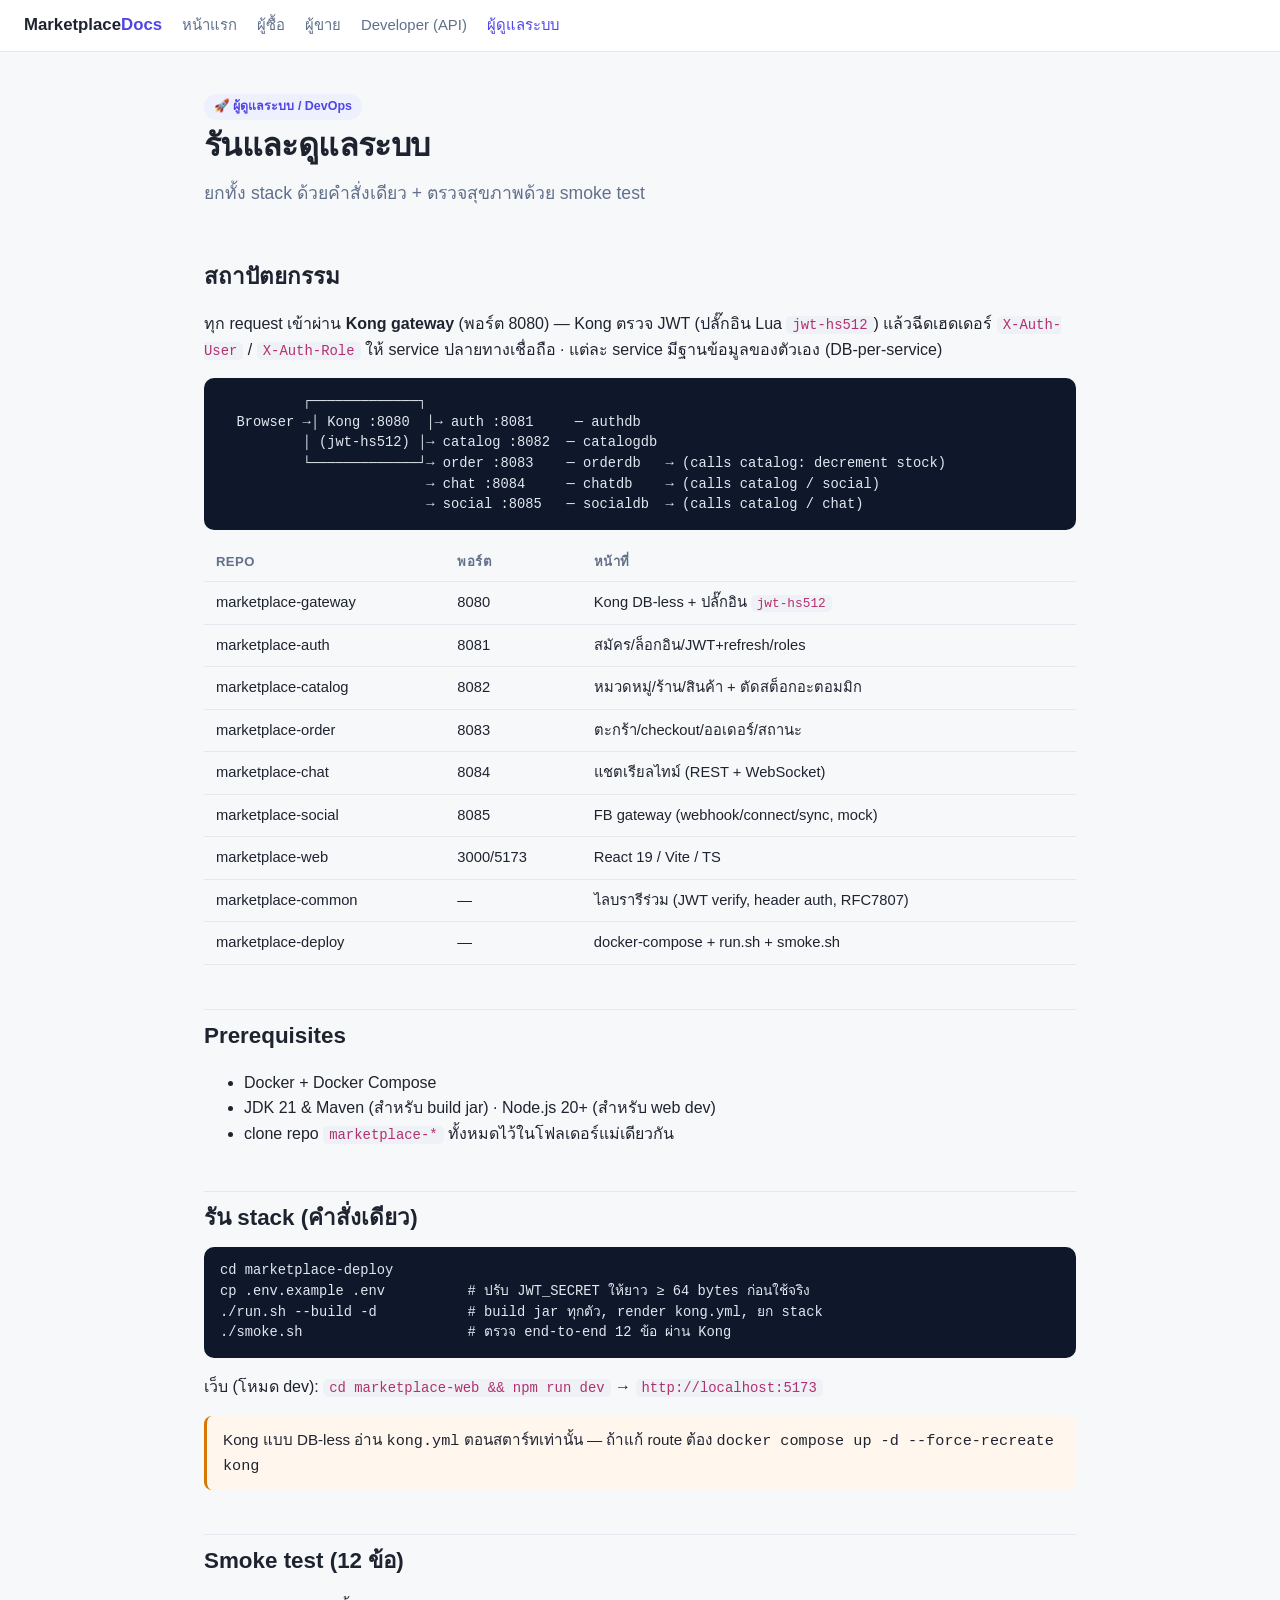
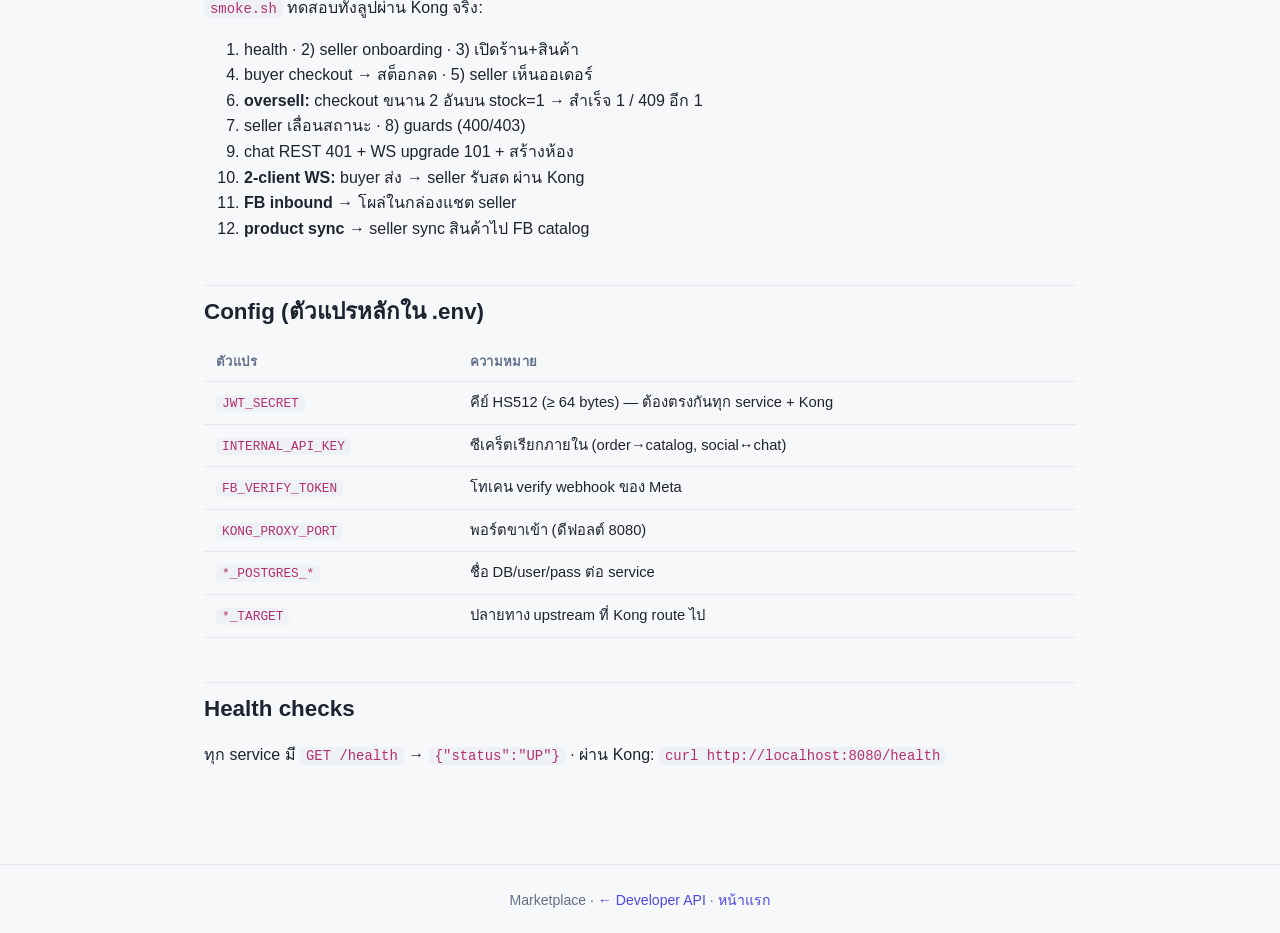
<file: docs/operations.html>
<!DOCTYPE html>
<html lang="th">
<head>
<meta charset="UTF-8">
<meta name="viewport" content="width=device-width, initial-scale=1.0">
<title>คู่มือผู้ดูแลระบบ — Marketplace</title>
<link rel="stylesheet" href="style.css">
</head>
<body>
<nav class="nav">
  <span class="brand">Marketplace<span>Docs</span></span>
  <a class="link" href="index.html">หน้าแรก</a>
  <a class="link" href="buyer.html">ผู้ซื้อ</a>
  <a class="link" href="seller.html">ผู้ขาย</a>
  <a class="link" href="developer.html">Developer (API)</a>
  <a class="link active" href="operations.html">ผู้ดูแลระบบ</a>
</nav>

<div class="wrap">
  <span class="pill">🚀 ผู้ดูแลระบบ / DevOps</span>
  <h1>รันและดูแลระบบ</h1>
  <p class="lead">ยกทั้ง stack ด้วยคำสั่งเดียว + ตรวจสุขภาพด้วย smoke test</p>

  <h2>สถาปัตยกรรม</h2>
  <p>ทุก request เข้าผ่าน <b>Kong gateway</b> (พอร์ต 8080) — Kong ตรวจ JWT (ปลั๊กอิน Lua <code>jwt-hs512</code>) แล้วฉีดเฮดเดอร์
  <code>X-Auth-User</code> / <code>X-Auth-Role</code> ให้ service ปลายทางเชื่อถือ · แต่ละ service มีฐานข้อมูลของตัวเอง (DB-per-service)</p>
  <pre>          ┌─────────────┐
  Browser →│ Kong :8080  │→ auth :8081     ─ authdb
          │ (jwt-hs512) │→ catalog :8082  ─ catalogdb
          └─────────────┘→ order :8083    ─ orderdb   → (calls catalog: decrement stock)
                         → chat :8084     ─ chatdb    → (calls catalog / social)
                         → social :8085   ─ socialdb  → (calls catalog / chat)</pre>

  <table>
    <tr><th>Repo</th><th>พอร์ต</th><th>หน้าที่</th></tr>
    <tr><td>marketplace-gateway</td><td>8080</td><td>Kong DB-less + ปลั๊กอิน <code>jwt-hs512</code></td></tr>
    <tr><td>marketplace-auth</td><td>8081</td><td>สมัคร/ล็อกอิน/JWT+refresh/roles</td></tr>
    <tr><td>marketplace-catalog</td><td>8082</td><td>หมวดหมู่/ร้าน/สินค้า + ตัดสต็อกอะตอมมิก</td></tr>
    <tr><td>marketplace-order</td><td>8083</td><td>ตะกร้า/checkout/ออเดอร์/สถานะ</td></tr>
    <tr><td>marketplace-chat</td><td>8084</td><td>แชตเรียลไทม์ (REST + WebSocket)</td></tr>
    <tr><td>marketplace-social</td><td>8085</td><td>FB gateway (webhook/connect/sync, mock)</td></tr>
    <tr><td>marketplace-web</td><td>3000/5173</td><td>React 19 / Vite / TS</td></tr>
    <tr><td>marketplace-common</td><td>—</td><td>ไลบรารีร่วม (JWT verify, header auth, RFC7807)</td></tr>
    <tr><td>marketplace-deploy</td><td>—</td><td>docker-compose + run.sh + smoke.sh</td></tr>
  </table>

  <h2>Prerequisites</h2>
  <ul>
    <li>Docker + Docker Compose</li>
    <li>JDK 21 &amp; Maven (สำหรับ build jar) · Node.js 20+ (สำหรับ web dev)</li>
    <li>clone repo <code>marketplace-*</code> ทั้งหมดไว้ในโฟลเดอร์แม่เดียวกัน</li>
  </ul>

  <h2>รัน stack (คำสั่งเดียว)</h2>
  <pre>cd marketplace-deploy
cp .env.example .env          # ปรับ JWT_SECRET ให้ยาว ≥ 64 bytes ก่อนใช้จริง
./run.sh --build -d           # build jar ทุกตัว, render kong.yml, ยก stack
./smoke.sh                    # ตรวจ end-to-end 12 ข้อ ผ่าน Kong</pre>
  <p>เว็บ (โหมด dev): <code>cd marketplace-web &amp;&amp; npm run dev</code> → <code>http://localhost:5173</code></p>
  <div class="note warn">Kong แบบ DB-less อ่าน <code>kong.yml</code> ตอนสตาร์ทเท่านั้น — ถ้าแก้ route ต้อง <code>docker compose up -d --force-recreate kong</code></div>

  <h2>Smoke test (12 ข้อ)</h2>
  <p><code>smoke.sh</code> ทดสอบทั้งลูปผ่าน Kong จริง:</p>
  <ol>
    <li>health · 2) seller onboarding · 3) เปิดร้าน+สินค้า</li>
    <li value="4">buyer checkout → สต็อกลด · 5) seller เห็นออเดอร์</li>
    <li value="6"><b>oversell:</b> checkout ขนาน 2 อันบน stock=1 → สำเร็จ 1 / 409 อีก 1</li>
    <li value="7">seller เลื่อนสถานะ · 8) guards (400/403)</li>
    <li value="9">chat REST 401 + WS upgrade 101 + สร้างห้อง</li>
    <li value="10"><b>2-client WS:</b> buyer ส่ง → seller รับสด ผ่าน Kong</li>
    <li value="11"><b>FB inbound</b> → โผล่ในกล่องแชต seller</li>
    <li value="12"><b>product sync</b> → seller sync สินค้าไป FB catalog</li>
  </ol>

  <h2>Config (ตัวแปรหลักใน .env)</h2>
  <table>
    <tr><th>ตัวแปร</th><th>ความหมาย</th></tr>
    <tr><td><code>JWT_SECRET</code></td><td>คีย์ HS512 (≥ 64 bytes) — ต้องตรงกันทุก service + Kong</td></tr>
    <tr><td><code>INTERNAL_API_KEY</code></td><td>ซีเคร็ตเรียกภายใน (order→catalog, social↔chat)</td></tr>
    <tr><td><code>FB_VERIFY_TOKEN</code></td><td>โทเคน verify webhook ของ Meta</td></tr>
    <tr><td><code>KONG_PROXY_PORT</code></td><td>พอร์ตขาเข้า (ดีฟอลต์ 8080)</td></tr>
    <tr><td><code>*_POSTGRES_*</code></td><td>ชื่อ DB/user/pass ต่อ service</td></tr>
    <tr><td><code>*_TARGET</code></td><td>ปลายทาง upstream ที่ Kong route ไป</td></tr>
  </table>

  <h2>Health checks</h2>
  <p>ทุก service มี <code>GET /health</code> → <code>{"status":"UP"}</code> · ผ่าน Kong: <code>curl http://localhost:8080/health</code></p>
</div>

<footer>Marketplace · <a href="developer.html">← Developer API</a> · <a href="index.html">หน้าแรก</a></footer>
</body>
</html>
</file>
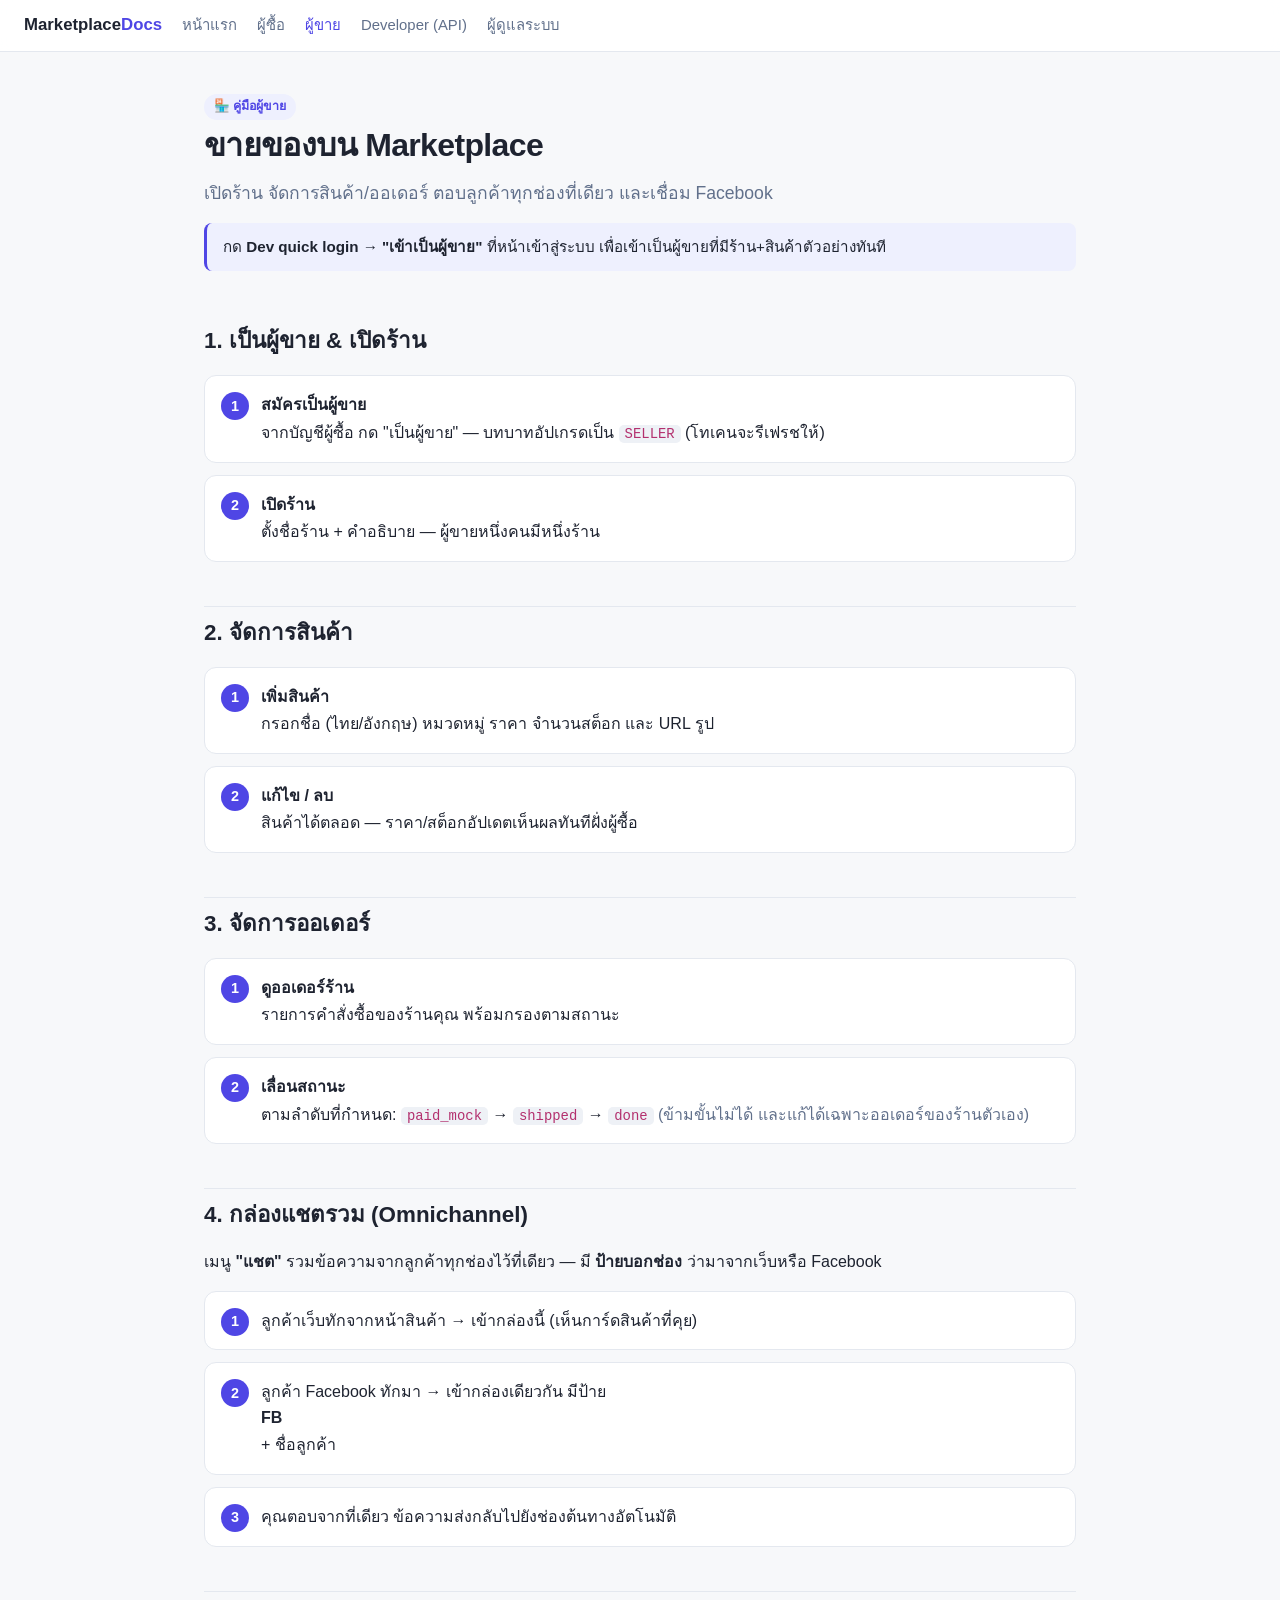
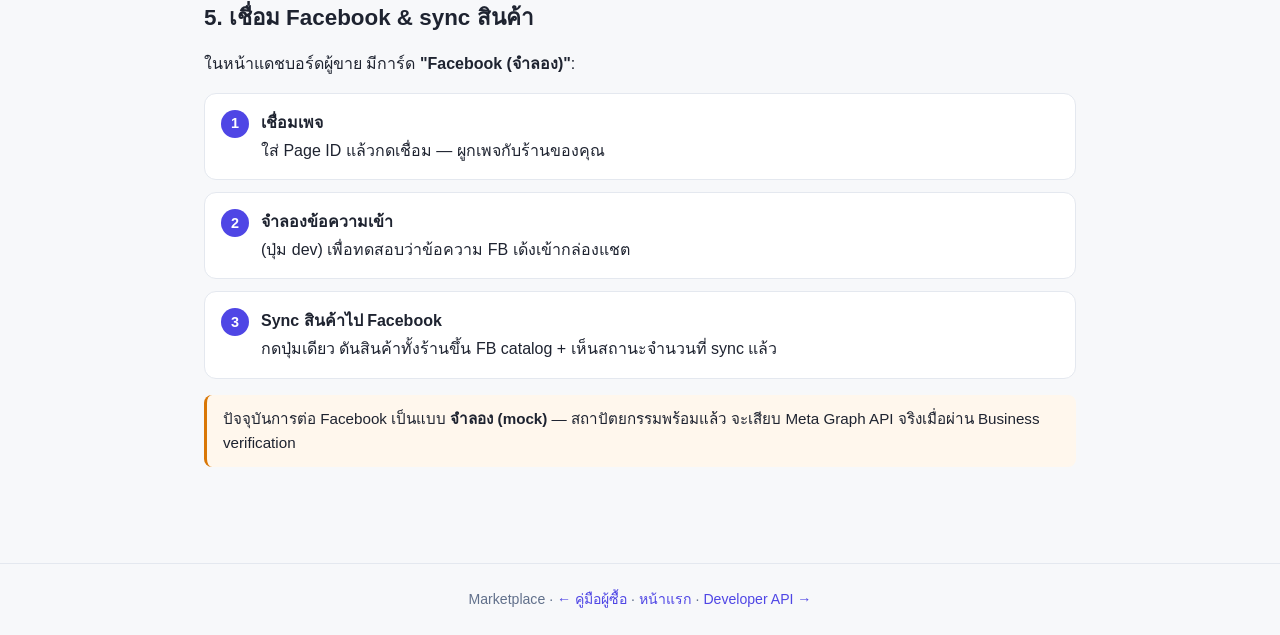
<file: docs/seller.html>
<!DOCTYPE html>
<html lang="th">
<head>
<meta charset="UTF-8">
<meta name="viewport" content="width=device-width, initial-scale=1.0">
<title>คู่มือผู้ขาย — Marketplace</title>
<link rel="stylesheet" href="style.css">
</head>
<body>
<nav class="nav">
  <span class="brand">Marketplace<span>Docs</span></span>
  <a class="link" href="index.html">หน้าแรก</a>
  <a class="link" href="buyer.html">ผู้ซื้อ</a>
  <a class="link active" href="seller.html">ผู้ขาย</a>
  <a class="link" href="developer.html">Developer (API)</a>
  <a class="link" href="operations.html">ผู้ดูแลระบบ</a>
</nav>

<div class="wrap">
  <span class="pill">🏪 คู่มือผู้ขาย</span>
  <h1>ขายของบน Marketplace</h1>
  <p class="lead">เปิดร้าน จัดการสินค้า/ออเดอร์ ตอบลูกค้าทุกช่องที่เดียว และเชื่อม Facebook</p>

  <div class="note">กด <b>Dev quick login → "เข้าเป็นผู้ขาย"</b> ที่หน้าเข้าสู่ระบบ เพื่อเข้าเป็นผู้ขายที่มีร้าน+สินค้าตัวอย่างทันที</div>

  <h2>1. เป็นผู้ขาย & เปิดร้าน</h2>
  <ol class="steps">
    <li><b>สมัครเป็นผู้ขาย</b> จากบัญชีผู้ซื้อ กด "เป็นผู้ขาย" — บทบาทอัปเกรดเป็น <code>SELLER</code> (โทเคนจะรีเฟรชให้)</li>
    <li><b>เปิดร้าน</b> ตั้งชื่อร้าน + คำอธิบาย — ผู้ขายหนึ่งคนมีหนึ่งร้าน</li>
  </ol>

  <h2>2. จัดการสินค้า</h2>
  <ol class="steps">
    <li><b>เพิ่มสินค้า</b> กรอกชื่อ (ไทย/อังกฤษ) หมวดหมู่ ราคา จำนวนสต็อก และ URL รูป</li>
    <li><b>แก้ไข / ลบ</b> สินค้าได้ตลอด — ราคา/สต็อกอัปเดตเห็นผลทันทีฝั่งผู้ซื้อ</li>
  </ol>

  <h2>3. จัดการออเดอร์</h2>
  <ol class="steps">
    <li><b>ดูออเดอร์ร้าน</b> รายการคำสั่งซื้อของร้านคุณ พร้อมกรองตามสถานะ</li>
    <li><b>เลื่อนสถานะ</b> ตามลำดับที่กำหนด: <code>paid_mock</code> → <code>shipped</code> → <code>done</code>
      <span class="muted">(ข้ามขั้นไม่ได้ และแก้ได้เฉพาะออเดอร์ของร้านตัวเอง)</span></li>
  </ol>

  <h2>4. กล่องแชตรวม (Omnichannel)</h2>
  <p>เมนู <b>"แชต"</b> รวมข้อความจากลูกค้าทุกช่องไว้ที่เดียว — มี <b>ป้ายบอกช่อง</b> ว่ามาจากเว็บหรือ Facebook</p>
  <ol class="steps">
    <li>ลูกค้าเว็บทักจากหน้าสินค้า → เข้ากล่องนี้ (เห็นการ์ดสินค้าที่คุย)</li>
    <li>ลูกค้า Facebook ทักมา → เข้ากล่องเดียวกัน มีป้าย <b>FB</b> + ชื่อลูกค้า</li>
    <li>คุณตอบจากที่เดียว ข้อความส่งกลับไปยังช่องต้นทางอัตโนมัติ</li>
  </ol>

  <h2>5. เชื่อม Facebook & sync สินค้า</h2>
  <p>ในหน้าแดชบอร์ดผู้ขาย มีการ์ด <b>"Facebook (จำลอง)"</b>:</p>
  <ol class="steps">
    <li><b>เชื่อมเพจ</b> ใส่ Page ID แล้วกดเชื่อม — ผูกเพจกับร้านของคุณ</li>
    <li><b>จำลองข้อความเข้า</b> (ปุ่ม dev) เพื่อทดสอบว่าข้อความ FB เด้งเข้ากล่องแชต</li>
    <li><b>Sync สินค้าไป Facebook</b> กดปุ่มเดียว ดันสินค้าทั้งร้านขึ้น FB catalog + เห็นสถานะจำนวนที่ sync แล้ว</li>
  </ol>
  <div class="note warn">ปัจจุบันการต่อ Facebook เป็นแบบ <b>จำลอง (mock)</b> — สถาปัตยกรรมพร้อมแล้ว จะเสียบ Meta Graph API จริงเมื่อผ่าน Business verification</div>
</div>

<footer>Marketplace · <a href="buyer.html">← คู่มือผู้ซื้อ</a> · <a href="index.html">หน้าแรก</a> · <a href="developer.html">Developer API →</a></footer>
</body>
</html>
</file>
<file: docs/style.css>
:root {
  --bg: #f7f8fa;
  --card: #ffffff;
  --text: #1e2330;
  --muted: #61708b;
  --border: #e4e8ef;
  --primary: #4f46e5;
  --primary-weak: #eef0fe;
  --code-bg: #0f172a;
  --code-text: #e2e8f0;
  --get: #16a34a; --post: #2563eb; --put: #d97706; --patch: #7c3aed; --delete: #dc2626; --ws: #0891b2; --internal: #64748b;
}
* { box-sizing: border-box; }
html { scroll-behavior: smooth; }
body {
  margin: 0; background: var(--bg); color: var(--text);
  font-family: -apple-system, BlinkMacSystemFont, "Segoe UI", "Noto Sans Thai", Roboto, sans-serif;
  line-height: 1.6;
}
a { color: var(--primary); text-decoration: none; }
a:hover { text-decoration: underline; }

/* nav */
.nav {
  position: sticky; top: 0; z-index: 10;
  display: flex; align-items: center; gap: 20px; flex-wrap: wrap;
  background: rgba(255,255,255,0.9); backdrop-filter: blur(8px);
  border-bottom: 1px solid var(--border); padding: 12px 24px;
}
.nav .brand { font-weight: 700; color: var(--text); font-size: 1.05rem; }
.nav .brand span { color: var(--primary); }
.nav a.link { color: var(--muted); font-size: .93rem; font-weight: 500; }
.nav a.link:hover, .nav a.link.active { color: var(--primary); text-decoration: none; }

/* layout */
.wrap { max-width: 920px; margin: 0 auto; padding: 40px 24px 80px; }
h1 { font-size: 2rem; margin: 0 0 8px; letter-spacing: -.02em; }
h2 { font-size: 1.4rem; margin: 44px 0 12px; padding-top: 8px; border-top: 1px solid var(--border); }
h2:first-of-type { border-top: none; }
h3 { font-size: 1.08rem; margin: 28px 0 8px; }
.lead { color: var(--muted); font-size: 1.1rem; margin: 0 0 8px; }
.muted { color: var(--muted); }
hr { border: none; border-top: 1px solid var(--border); margin: 32px 0; }

/* role cards */
.roles { display: grid; grid-template-columns: repeat(auto-fit, minmax(220px, 1fr)); gap: 16px; margin: 28px 0; }
.role {
  display: block; background: var(--card); border: 1px solid var(--border); border-radius: 14px;
  padding: 22px; transition: .15s; color: var(--text);
}
.role:hover { border-color: var(--primary); box-shadow: 0 6px 22px rgba(79,70,229,.12); text-decoration: none; transform: translateY(-2px); }
.role .ico { font-size: 1.8rem; }
.role h3 { margin: 10px 0 4px; }
.role p { margin: 0; color: var(--muted); font-size: .92rem; }

/* steps */
ol.steps { counter-reset: s; list-style: none; padding: 0; }
ol.steps > li {
  position: relative; background: var(--card); border: 1px solid var(--border); border-radius: 12px;
  padding: 16px 18px 16px 56px; margin: 12px 0;
}
ol.steps > li::before {
  counter-increment: s; content: counter(s);
  position: absolute; left: 16px; top: 16px; width: 28px; height: 28px;
  background: var(--primary); color: #fff; border-radius: 50%; display: grid; place-items: center; font-weight: 700; font-size: .9rem;
}
ol.steps > li b { display: block; margin-bottom: 2px; }

/* callouts */
.note { background: var(--primary-weak); border-left: 3px solid var(--primary); border-radius: 8px; padding: 12px 16px; margin: 16px 0; font-size: .95rem; }
.note.warn { background: #fff7ed; border-left-color: #d97706; }

/* code */
pre {
  background: var(--code-bg); color: var(--code-text); border-radius: 10px;
  padding: 14px 16px; overflow-x: auto; font-size: .86rem; line-height: 1.5; margin: 10px 0;
}
code { font-family: ui-monospace, SFMono-Regular, "SF Mono", Menlo, monospace; }
p code, li code, td code { background: #eef1f6; color: #b3306e; padding: 1px 6px; border-radius: 5px; font-size: .87em; }

/* tables */
table { width: 100%; border-collapse: collapse; margin: 12px 0; font-size: .92rem; }
th, td { text-align: left; padding: 9px 12px; border-bottom: 1px solid var(--border); vertical-align: top; }
th { color: var(--muted); font-weight: 600; font-size: .82rem; text-transform: uppercase; letter-spacing: .03em; }

/* endpoint cards */
.ep { background: var(--card); border: 1px solid var(--border); border-radius: 12px; padding: 14px 16px; margin: 12px 0; }
.ep-head { display: flex; align-items: center; gap: 10px; flex-wrap: wrap; }
.ep-path { font-family: ui-monospace, monospace; font-weight: 600; font-size: .95rem; }
.ep-sum { color: var(--muted); margin: 6px 0 0; font-size: .92rem; }
.badge { font-size: .72rem; font-weight: 700; padding: 3px 8px; border-radius: 6px; color: #fff; letter-spacing: .02em; }
.m-get{background:var(--get)} .m-post{background:var(--post)} .m-put{background:var(--put)} .m-patch{background:var(--patch)} .m-delete{background:var(--delete)} .m-ws{background:var(--ws)}
.auth { font-size: .74rem; font-weight: 600; padding: 2px 8px; border-radius: 999px; border: 1px solid var(--border); color: var(--muted); }
.auth.role-seller { color: #b45309; border-color: #fcd34d; background: #fffbeb; }
.auth.role-buyer { color: #1d4ed8; border-color: #bfdbfe; background: #eff6ff; }
.auth.role-internal { color: #475569; border-color: #cbd5e1; background: #f1f5f9; }
.io { display: grid; grid-template-columns: 1fr; gap: 6px; margin-top: 8px; }
.io .lbl { font-size: .72rem; color: var(--muted); font-weight: 700; text-transform: uppercase; margin-top: 6px; }
.errs { margin-top: 8px; font-size: .85rem; color: var(--muted); }
.errs .code { display: inline-block; background: #f1f5f9; border-radius: 5px; padding: 1px 7px; margin-right: 5px; font-family: ui-monospace, monospace; }

footer { border-top: 1px solid var(--border); color: var(--muted); font-size: .88rem; padding: 24px; text-align: center; }
.pill { display:inline-block; background: var(--primary-weak); color: var(--primary); font-size:.78rem; font-weight:600; padding:3px 10px; border-radius:999px; }
</file>
